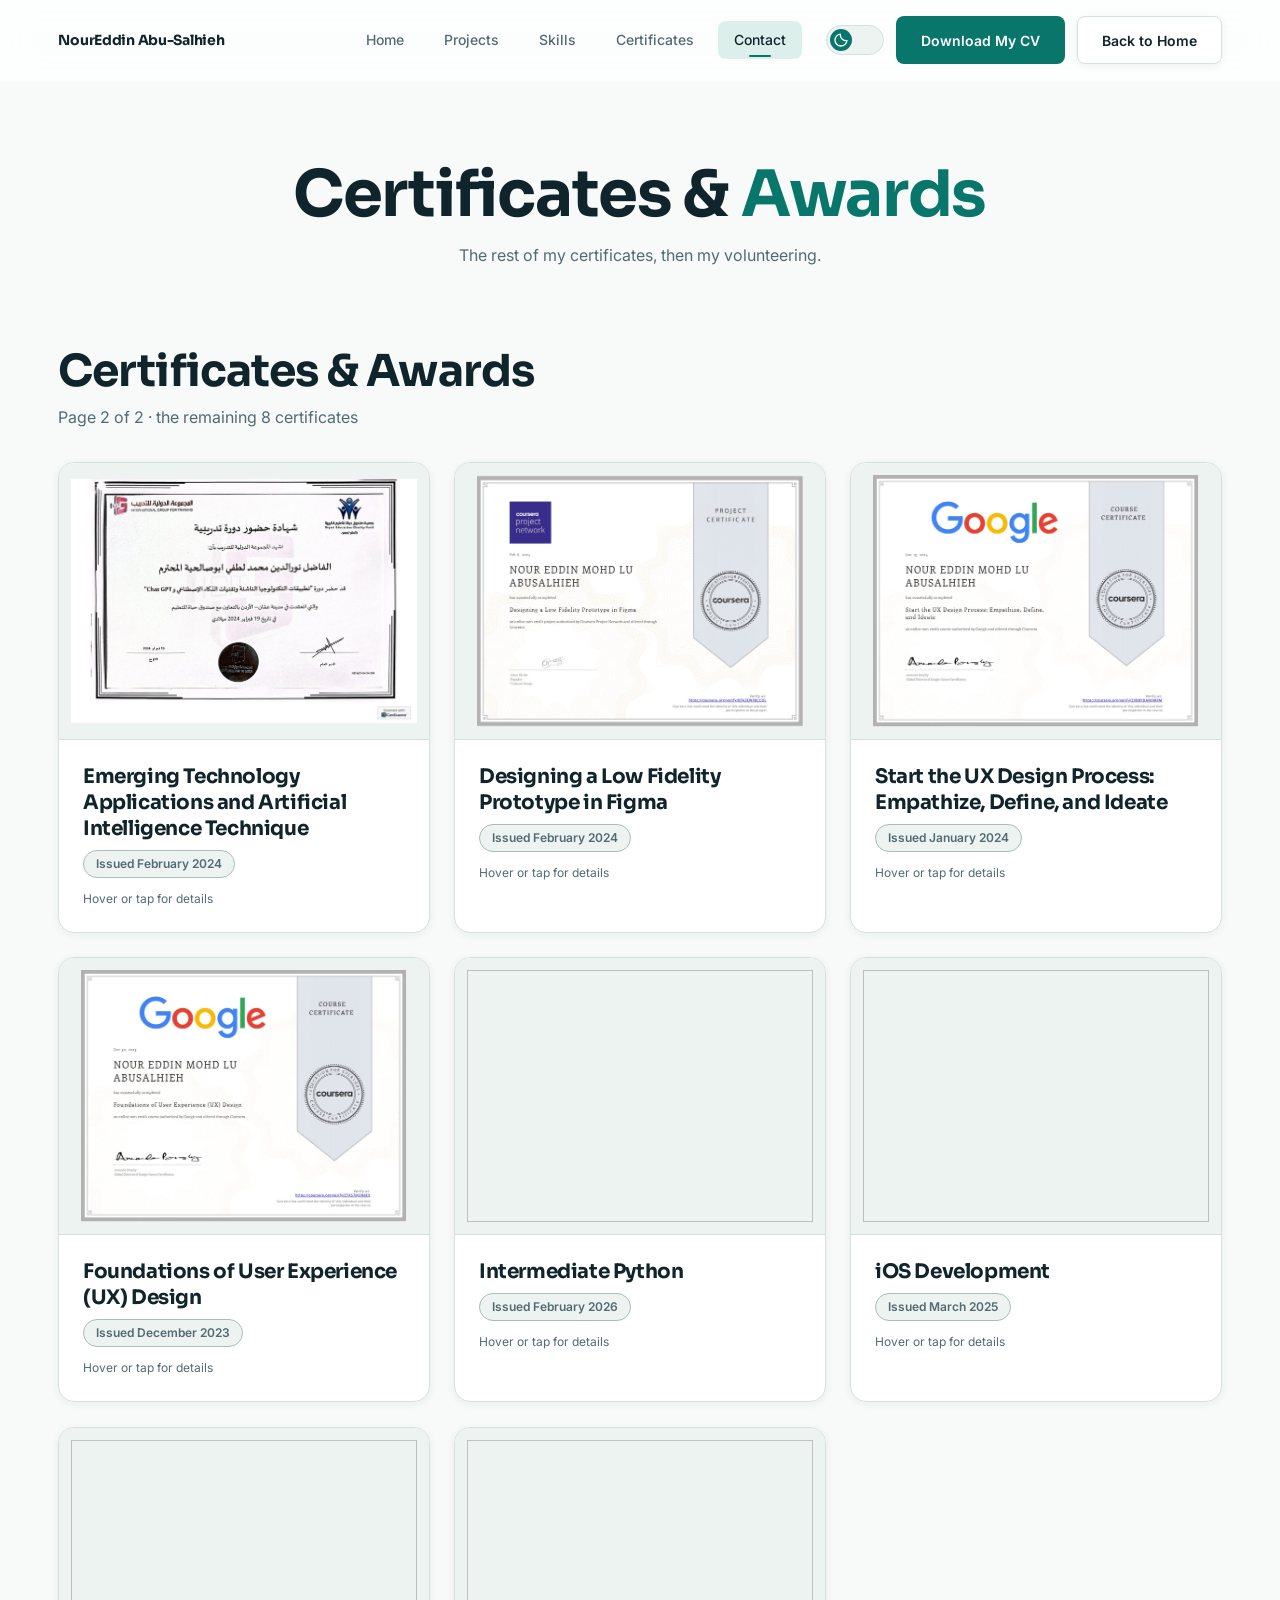
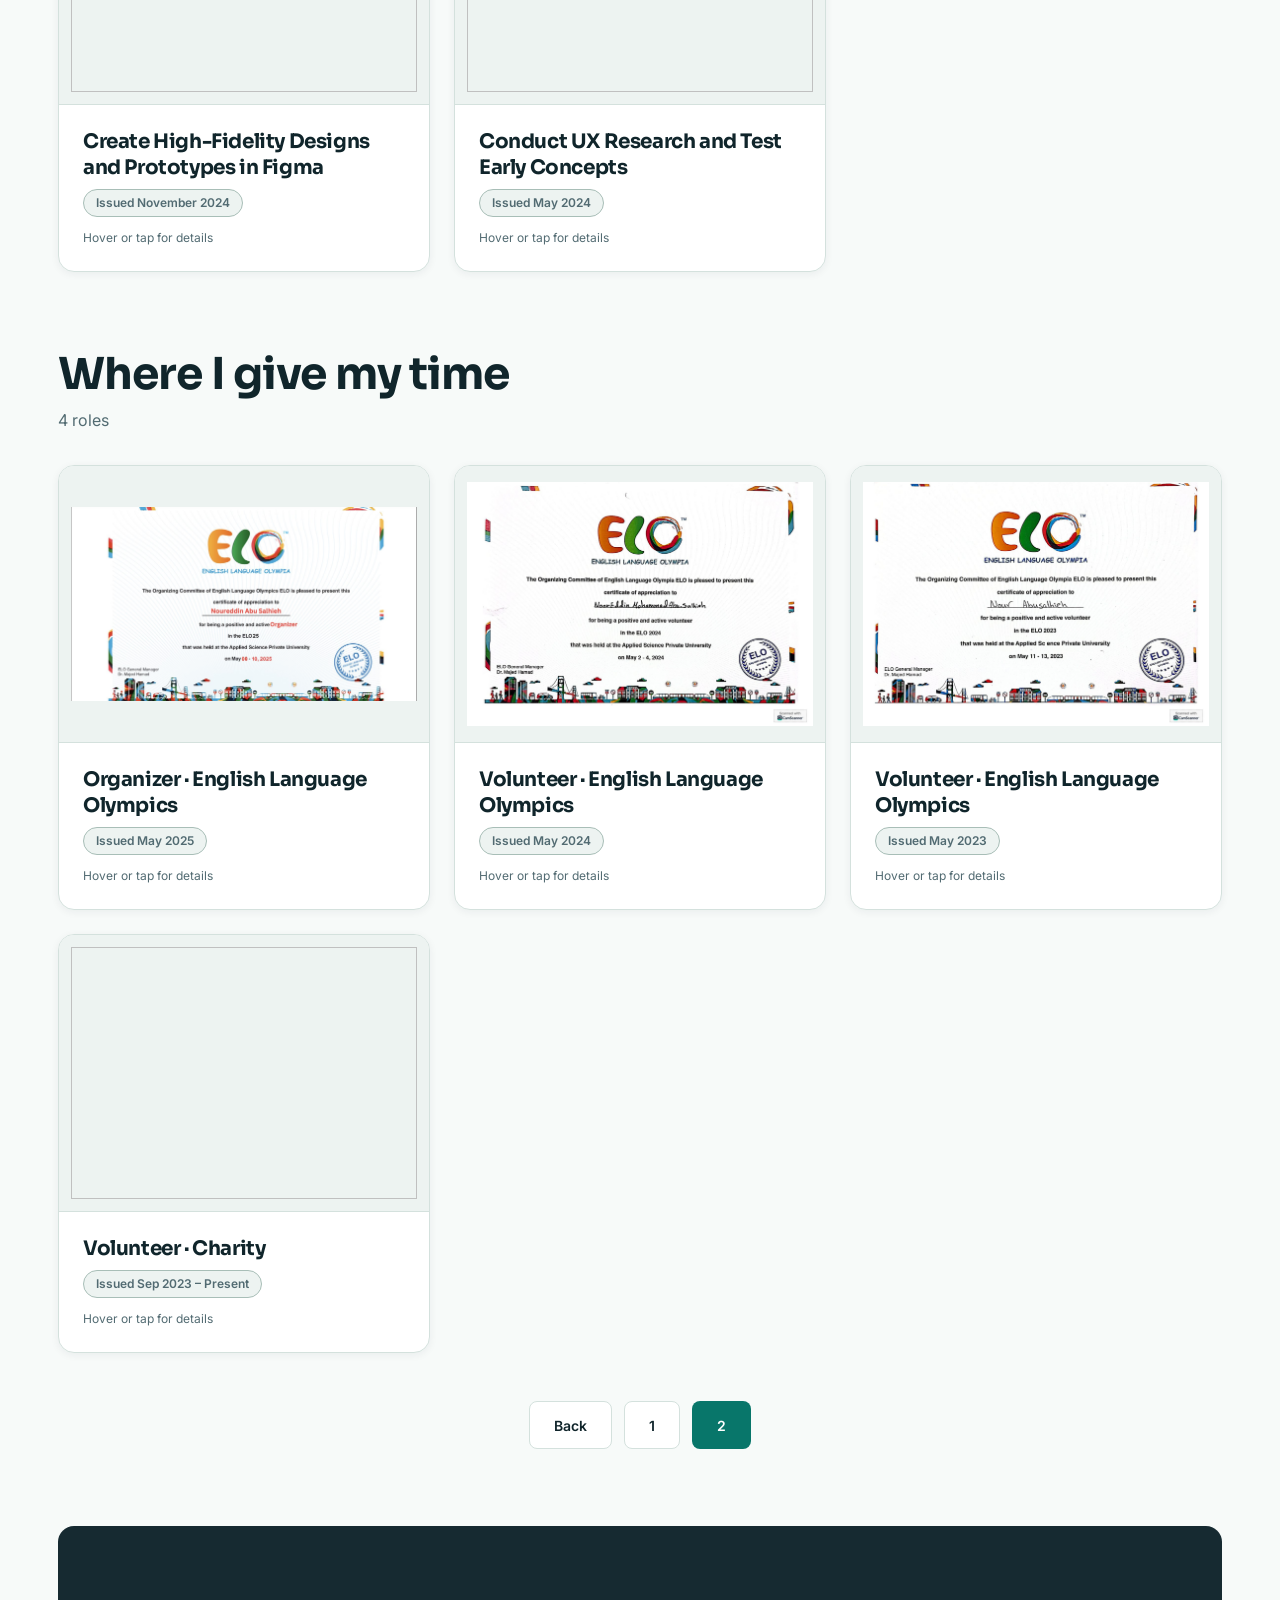
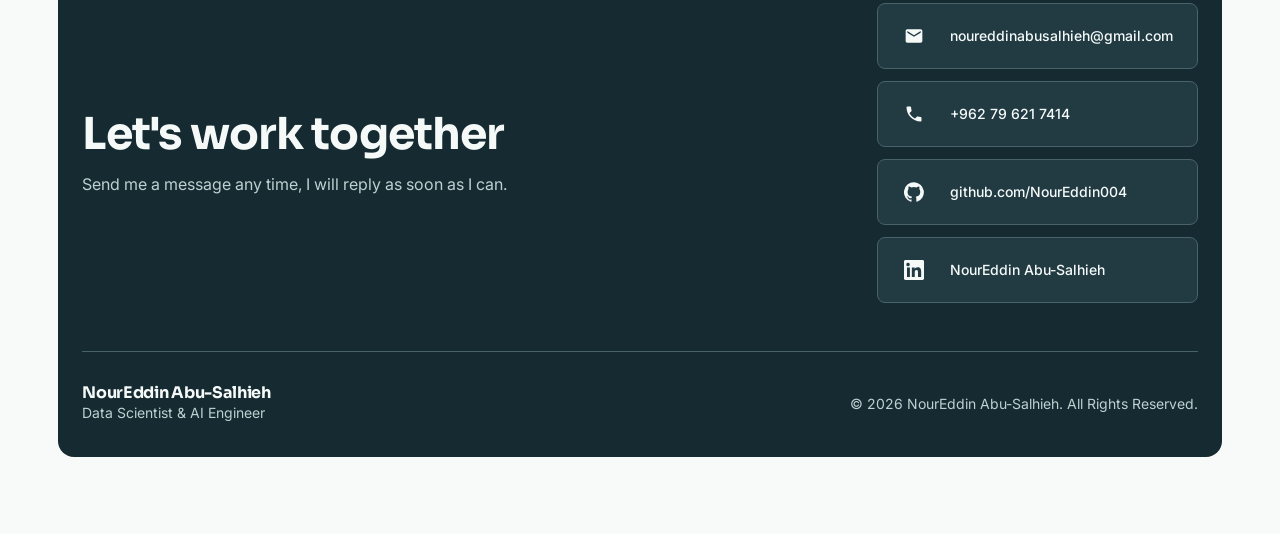
<file: certifications-2.html>
<!DOCTYPE html>
<html lang="en" data-theme="light">

<head>
    <meta charset="UTF-8">
    <meta name="viewport" content="width=device-width, initial-scale=1.0">

    <title>Certifications &#183; Page 2 | NourEddin Abu-Salhieh</title>
    <meta name="description" content="Older certificates and awards of NourEddin Abu-Salhieh.">

    <script>
        (function () {
            try {
                var t = localStorage.getItem("theme");
                if (!t) t = matchMedia("(prefers-color-scheme: dark)").matches ? "dark" : "light";
                document.documentElement.setAttribute("data-theme", t);
            } catch (e) { }
        })();
    </script>

    <link rel="preconnect" href="https://fonts.googleapis.com">
    <link rel="preconnect" href="https://fonts.gstatic.com" crossorigin>
    <link rel="stylesheet"
        href="https://fonts.googleapis.com/css2?family=Inter:wght@400;500;600;700&family=Sora:wght@600;700;800&display=swap">

    <link rel="stylesheet" href="style.css?v=59">
</head>

<body>

    <svg xmlns="http://www.w3.org/2000/svg" style="display:none" aria-hidden="true">
        <symbol id="i-badge" viewBox="0 0 24 24"><circle cx="12" cy="8.5" r="5.8"/><path d="m8.2 13.6-1.3 7.4L12 18.6l5.1 2.4-1.3-7.4"/></symbol>
        <symbol id="i-star" viewBox="0 0 24 24"><path d="m12 2.6 2.9 6 6.6.9-4.8 4.6 1.2 6.6L12 17.6l-5.9 3.1 1.2-6.6-4.8-4.6 6.6-.9z"/></symbol>
        <symbol id="i-arrow-up" viewBox="0 0 24 24"><path d="M12 19V5"/><path d="m5 12 7-7 7 7"/></symbol>
        <symbol id="i-mail" viewBox="0 0 24 24"><path d="M20 4H4c-1.1 0-2 .9-2 2v12c0 1.1.9 2 2 2h16c1.1 0 2-.9 2-2V6c0-1.1-.9-2-2-2zm0 4-8 5-8-5V6l8 5 8-5v2z"/></symbol>
        <symbol id="i-phone" viewBox="0 0 24 24"><path d="M6.6 10.8c1.4 2.8 3.8 5.1 6.6 6.6l2.2-2.2c.3-.3.7-.4 1-.2 1.1.4 2.3.6 3.6.6.6 0 1 .4 1 1V20c0 .6-.4 1-1 1-9.4 0-17-7.6-17-17 0-.6.4-1 1-1h3.5c.6 0 1 .4 1 1 0 1.2.2 2.4.6 3.6.1.3 0 .7-.2 1l-2.3 2.2z"/></symbol>
        <symbol id="i-github" viewBox="0 0 24 24"><path d="M12 .3a12 12 0 0 0-3.8 23.4c.6.1.8-.3.8-.6v-2c-3.3.7-4-1.6-4-1.6-.6-1.4-1.4-1.8-1.4-1.8-1-.7.1-.7.1-.7 1.2.1 1.8 1.2 1.8 1.2 1.1 1.8 2.8 1.3 3.5 1 .1-.8.4-1.3.8-1.6-2.7-.3-5.5-1.3-5.5-5.9 0-1.3.5-2.4 1.2-3.2-.1-.3-.5-1.5.1-3.2 0 0 1-.3 3.3 1.2a11.5 11.5 0 0 1 6 0c2.3-1.5 3.3-1.2 3.3-1.2.6 1.7.2 2.9.1 3.2.8.8 1.2 1.9 1.2 3.2 0 4.6-2.8 5.6-5.5 5.9.4.4.8 1.1.8 2.2v3.3c0 .3.2.7.8.6A12 12 0 0 0 12 .3z"/></symbol>
        <symbol id="i-linkedin" viewBox="0 0 24 24"><path d="M20.4 20.5h-3.6v-5.6c0-1.3 0-3-1.8-3s-2.1 1.4-2.1 2.9v5.7H9.4V9h3.4v1.6h.1c.5-.9 1.6-1.9 3.4-1.9 3.6 0 4.3 2.4 4.3 5.5v6.3zM5.3 7.4a2.1 2.1 0 1 1 0-4.1 2.1 2.1 0 0 1 0 4.1zm1.8 13.1H3.6V9h3.5v11.5zM22.2 0H1.8C.8 0 0 .8 0 1.7v20.6c0 1 .8 1.7 1.8 1.7h20.4c1 0 1.8-.8 1.8-1.7V1.7c0-1-.8-1.7-1.8-1.7z"/></symbol>
    </svg>


    <div class="progress-bar" aria-hidden="true"></div>


    <header class="navbar">
        <div class="nav-inner">

            <a href="index.html#home" class="brand" aria-label="NourEddin Abu-Salhieh, home">
                <span class="brand-text">
                    <span class="brand-name">NourEddin Abu-Salhieh</span>
                </span>
            </a>

            <button type="button" class="nav-toggle" aria-expanded="false" aria-controls="primary-navigation" aria-label="Open menu">
                <span></span><span></span><span></span>
            </button>

            <nav class="nav-links" id="primary-navigation" aria-label="Main">
                <a href="index.html#home">Home</a>
                <a href="index.html#projects">Projects</a>
                <a href="index.html#skills">Skills</a>
                <a href="certifications.html" class="active">Certificates</a>
                <a href="index.html#contact">Contact</a>

                <div class="nav-actions">
                    <div class="nav-theme">
                        <span class="theme-label">Light / dark mode</span>
                        <button type="button" class="theme-switch" aria-pressed="false" aria-label="Switch to dark mode">
                            <span class="theme-knob" aria-hidden="true">
                                <svg class="moon" viewBox="0 0 24 24" fill="none" stroke="currentColor" stroke-width="2" stroke-linecap="round" stroke-linejoin="round" focusable="false">
                                    <path d="M20.9 13A9 9 0 0 1 11 3.1 9 9 0 1 0 20.9 13Z"/>
                                </svg>
                                <svg class="sun" viewBox="0 0 24 24" fill="none" stroke="currentColor" stroke-width="2" stroke-linecap="round" stroke-linejoin="round" focusable="false">
                                    <circle cx="12" cy="12" r="4"/>
                                    <path d="M12 2v2m0 16v2M2 12h2m16 0h2M4.93 4.93l1.42 1.42m11.3 11.3 1.42 1.42M4.93 19.07l1.42-1.42m11.3-11.3 1.42-1.42"/>
                                </svg>
                            </span>
                        </button>
                    </div>
                    <a href="NourEddin-Abu-Salhieh-CV.pdf" class="button primary nav-cv" download>Download My CV</a>
                    <a href="index.html" class="button ghost">Back to Home</a>
                </div>
            </nav>

        </div>
    </header>


    <main class="page">

        <section class="page-head">
            <h1 class="reveal">Certificates &amp; <span class="grad-text">Awards</span></h1>
            <p class="reveal" style="--d:120ms">The rest of my certificates, then my volunteering.</p>
        </section>


        <section class="group">

            <div class="section-head reveal">
                <div>
                    <h2>Certificates &amp; Awards</h2>
                    <p>Page 2 of 2 &#183; the remaining 8 certificates</p>
                </div>
            </div>

            <div class="proj-grid">

        <article class="rev-card card-shell reveal" tabindex="0">
        <div class="rev-well">
          <img src="images/certificates/emerging-tech-ai.jpg" alt="Emerging Technology Applications and Artificial Intelligence Technique" loading="lazy">
        <div class="rev-sleeve">
            <p class="kicker">Emerging Technology Applications and Artificial Intelligence Technique</p>
            <p class="cert-meta">International Group For Training (IGIT)</p>
            <p class="rev-desc">How new technologies and AI techniques are used in real work fields.</p>
            <div class="rev-links">
              <a href="images/certificates/emerging-tech-ai.jpg" target="_blank" rel="noopener">View certificate</a>
            </div>
        </div>
        </div>
          <div class="rev-foot">
            <h3 class="rev-title">Emerging Technology Applications and Artificial Intelligence Technique</h3>
            <div class="rev-badges">
            <span class="project-badge badge-muted">Issued February 2024</span>
            </div>
            <p class="rev-hint">Hover or tap for details</p>
          </div>
        </article>
        <article class="rev-card card-shell reveal" tabindex="0">
        <div class="rev-well">
          <img src="images/certificates/low-fidelity-prototype-figma.jpg" alt="Designing a Low Fidelity Prototype in Figma" loading="lazy">
        <div class="rev-sleeve">
            <p class="kicker">Designing a Low Fidelity Prototype in Figma</p>
            <p class="cert-meta">Coursera Project Network</p>
            <p class="rev-desc">A guided project: building a complete low fidelity prototype in Figma step by step.</p>
            <div class="rev-links">
              <a href="images/certificates/low-fidelity-prototype-figma.jpg" target="_blank" rel="noopener">View certificate</a>
            </div>
        </div>
        </div>
          <div class="rev-foot">
            <h3 class="rev-title">Designing a Low Fidelity Prototype in Figma</h3>
            <div class="rev-badges">
            <span class="project-badge badge-muted">Issued February 2024</span>
            </div>
            <p class="rev-hint">Hover or tap for details</p>
          </div>
        </article>
        <article class="rev-card card-shell reveal" tabindex="0">
        <div class="rev-well">
          <img src="images/certificates/start-the-ux-design-process.jpg" alt="Start the UX Design Process: Empathize, Define, and Ideate" loading="lazy">
        <div class="rev-sleeve">
            <p class="kicker">Start the UX Design Process: Empathize, Define, and Ideate</p>
            <p class="cert-meta">Google &#183; Coursera</p>
            <p class="rev-desc">Understanding the user, defining the real problem and finding design ideas for it.</p>
            <div class="rev-links">
              <a href="images/certificates/start-the-ux-design-process.jpg" target="_blank" rel="noopener">View certificate</a>
            </div>
        </div>
        </div>
          <div class="rev-foot">
            <h3 class="rev-title">Start the UX Design Process: Empathize, Define, and Ideate</h3>
            <div class="rev-badges">
            <span class="project-badge badge-muted">Issued January 2024</span>
            </div>
            <p class="rev-hint">Hover or tap for details</p>
          </div>
        </article>
        <article class="rev-card card-shell reveal" tabindex="0">
        <div class="rev-well">
          <img src="images/certificates/foundations-of-ux-design.jpg" alt="Foundations of User Experience (UX) Design" loading="lazy">
        <div class="rev-sleeve">
            <p class="kicker">Foundations of User Experience (UX) Design</p>
            <p class="cert-meta">Google &#183; Coursera</p>
            <p class="rev-desc">What UX design is: the design process, design thinking and accessible design.</p>
            <div class="rev-links">
              <a href="images/certificates/foundations-of-ux-design.jpg" target="_blank" rel="noopener">View certificate</a>
            </div>
        </div>
        </div>
          <div class="rev-foot">
            <h3 class="rev-title">Foundations of User Experience (UX) Design</h3>
            <div class="rev-badges">
            <span class="project-badge badge-muted">Issued December 2023</span>
            </div>
            <p class="rev-hint">Hover or tap for details</p>
          </div>
        </article>
        <article class="rev-card card-shell reveal" tabindex="0">
        <div class="rev-well">
          <img >
        <div class="rev-sleeve">
            <p class="kicker">Intermediate Python</p>
            <p class="cert-meta">DataCamp</p>
            <p class="rev-desc">Charts with Matplotlib, dictionaries, pandas data frames, logic and loops in Python.</p>
        </div>
        </div>
          <div class="rev-foot">
            <h3 class="rev-title">Intermediate Python</h3>
            <div class="rev-badges">
            <span class="project-badge badge-muted">Issued February 2026</span>
            </div>
            <p class="rev-hint">Hover or tap for details</p>
          </div>
        </article>
        <article class="rev-card card-shell reveal" tabindex="0">
        <div class="rev-well">
          <img >
        <div class="rev-sleeve">
            <p class="kicker">iOS Development</p>
            <p class="cert-meta">Udemy</p>
            <p class="rev-desc">Building an iOS mobile application, from the first screen to a working app.</p>
        </div>
        </div>
          <div class="rev-foot">
            <h3 class="rev-title">iOS Development</h3>
            <div class="rev-badges">
            <span class="project-badge badge-muted">Issued March 2025</span>
            </div>
            <p class="rev-hint">Hover or tap for details</p>
          </div>
        </article>
        <article class="rev-card card-shell reveal" tabindex="0">
        <div class="rev-well">
          <img >
        <div class="rev-sleeve">
            <p class="kicker">Create High-Fidelity Designs and Prototypes in Figma</p>
            <p class="cert-meta">Google &#183; Coursera</p>
            <p class="rev-desc">Turning wireframes into high-fidelity mockups and clickable prototypes in Figma.</p>
        </div>
        </div>
          <div class="rev-foot">
            <h3 class="rev-title">Create High-Fidelity Designs and Prototypes in Figma</h3>
            <div class="rev-badges">
            <span class="project-badge badge-muted">Issued November 2024</span>
            </div>
            <p class="rev-hint">Hover or tap for details</p>
          </div>
        </article>
        <article class="rev-card card-shell reveal" tabindex="0">
        <div class="rev-well">
          <img >
        <div class="rev-sleeve">
            <p class="kicker">Conduct UX Research and Test Early Concepts</p>
            <p class="cert-meta">Google &#183; Coursera</p>
            <p class="rev-desc">Planning UX research, running usability studies and sharing what the users said.</p>
        </div>
        </div>
          <div class="rev-foot">
            <h3 class="rev-title">Conduct UX Research and Test Early Concepts</h3>
            <div class="rev-badges">
            <span class="project-badge badge-muted">Issued May 2024</span>
            </div>
            <p class="rev-hint">Hover or tap for details</p>
          </div>
        </article>

            </div>

        </section>

        <section class="group">

            <div class="section-head reveal">
                <div>
                    <h2>Where I give my time</h2>
                    <p>4 roles</p>
                </div>
            </div>

            <div class="proj-grid">

        <article class="rev-card card-shell reveal" tabindex="0">
        <div class="rev-well">
          <img src="images/certificates/elo-organizer-2025.jpg" alt="Organizer &#183; English Language Olympics" loading="lazy">
        <div class="rev-sleeve">
            <p class="kicker">Organizer &#183; English Language Olympics</p>
            <p class="cert-meta">Examination &amp; Judging Halls Team Manager</p>
            <p class="rev-desc">Managed the examination and judging hall teams, and the uploading of the contestants answers.</p>
            <div class="rev-links">
              <a href="images/certificates/elo-organizer-2025.jpg" target="_blank" rel="noopener">View certificate</a>
            </div>
        </div>
        </div>
          <div class="rev-foot">
            <h3 class="rev-title">Organizer &#183; English Language Olympics</h3>
            <div class="rev-badges">
            <span class="project-badge badge-muted">Issued May 2025</span>
            </div>
            <p class="rev-hint">Hover or tap for details</p>
          </div>
        </article>
        <article class="rev-card card-shell reveal" tabindex="0">
        <div class="rev-well">
          <img src="images/certificates/elo-2024.jpg" alt="Volunteer &#183; English Language Olympics" loading="lazy">
        <div class="rev-sleeve">
            <p class="kicker">Volunteer &#183; English Language Olympics</p>
            <p class="cert-meta">Examination Hall Manager</p>
            <p class="rev-desc">Ran an examination hall and uploaded the contestants answers to the system.</p>
            <div class="rev-links">
              <a href="images/certificates/elo-2024.jpg" target="_blank" rel="noopener">View certificate</a>
            </div>
        </div>
        </div>
          <div class="rev-foot">
            <h3 class="rev-title">Volunteer &#183; English Language Olympics</h3>
            <div class="rev-badges">
            <span class="project-badge badge-muted">Issued May 2024</span>
            </div>
            <p class="rev-hint">Hover or tap for details</p>
          </div>
        </article>
        <article class="rev-card card-shell reveal" tabindex="0">
        <div class="rev-well">
          <img src="images/certificates/elo-2023.jpg" alt="Volunteer &#183; English Language Olympics" loading="lazy">
        <div class="rev-sleeve">
            <p class="kicker">Volunteer &#183; English Language Olympics</p>
            <p class="cert-meta">Judging Hall Manager</p>
            <p class="rev-desc">Organised the teams presentations to the judges and prepared meals for the contestants.</p>
            <div class="rev-links">
              <a href="images/certificates/elo-2023.jpg" target="_blank" rel="noopener">View certificate</a>
            </div>
        </div>
        </div>
          <div class="rev-foot">
            <h3 class="rev-title">Volunteer &#183; English Language Olympics</h3>
            <div class="rev-badges">
            <span class="project-badge badge-muted">Issued May 2023</span>
            </div>
            <p class="rev-hint">Hover or tap for details</p>
          </div>
        </article>
        <article class="rev-card card-shell reveal" tabindex="0">
        <div class="rev-well">
          <img >
        <div class="rev-sleeve">
            <p class="kicker">Volunteer &#183; Charity</p>
            <p class="cert-meta">Ongoing</p>
            <p class="rev-desc">Preparing charitable packages and distributing meals to those in need.</p>
        </div>
        </div>
          <div class="rev-foot">
            <h3 class="rev-title">Volunteer &#183; Charity</h3>
            <div class="rev-badges">
            <span class="project-badge badge-muted">Issued Sep 2023 &#8211; Present</span>
            </div>
            <p class="rev-hint">Hover or tap for details</p>
          </div>
        </article>

            </div>

        </section>

            <div class="pagination">
                <a href="certifications.html">Back</a>
                <a href="certifications.html">1</a>
                <a href="certifications-2.html" class="active">2</a>
            </div>


        <footer class="footer" id="contact">

            <div class="footer-top">

                <div class="footer-head reveal left">
                    <h2>Let's work together</h2>
                    <p class="footer-line">Send me a message any time, I will reply as soon as I can.</p>
                </div>

                <div class="contact-list">

                    <a class="contact-item reveal right" href="mailto:noureddinabusalhieh@gmail.com">
                        <span class="contact-icon"><svg viewBox="0 0 24 24" aria-hidden="true"><use href="#i-mail"></use></svg></span>
                        <span class="contact-value">noureddinabusalhieh@gmail.com</span>
                    </a>

                    <a class="contact-item reveal right" href="tel:+962796217414">
                        <span class="contact-icon"><svg viewBox="0 0 24 24" aria-hidden="true"><use href="#i-phone"></use></svg></span>
                        <span class="contact-value">+962 79 621 7414</span>
                    </a>

                    <a class="contact-item reveal right" href="https://github.com/NourEddin004" target="_blank" rel="noopener">
                        <span class="contact-icon"><svg viewBox="0 0 24 24" aria-hidden="true"><use href="#i-github"></use></svg></span>
                        <span class="contact-value">github.com/NourEddin004</span>
                    </a>

                    <a class="contact-item reveal right" href="https://www.linkedin.com/in/noureddin-abu-salhieh-1135342aa/" target="_blank" rel="noopener">
                        <span class="contact-icon"><svg viewBox="0 0 24 24" aria-hidden="true"><use href="#i-linkedin"></use></svg></span>
                        <span class="contact-value">NourEddin Abu-Salhieh</span>
                    </a>

                </div>

            </div>

            <div class="footer-bar">
                <div class="footer-profile">
                    <div>
                        <h3>NourEddin Abu-Salhieh</h3>
                        <p>Data Scientist &amp; AI Engineer</p>
                    </div>
                </div>

                <p class="copyright">&copy; 2026 NourEddin Abu-Salhieh. All Rights Reserved.</p>
            </div>

        </footer>

    </main>


    <button type="button" class="to-top" aria-label="Back to top">
        <svg viewBox="0 0 24 24" aria-hidden="true"><use href="#i-arrow-up"></use></svg>
    </button>

    <script src="main.js?v=34"></script>

</body>

</html>
</file>
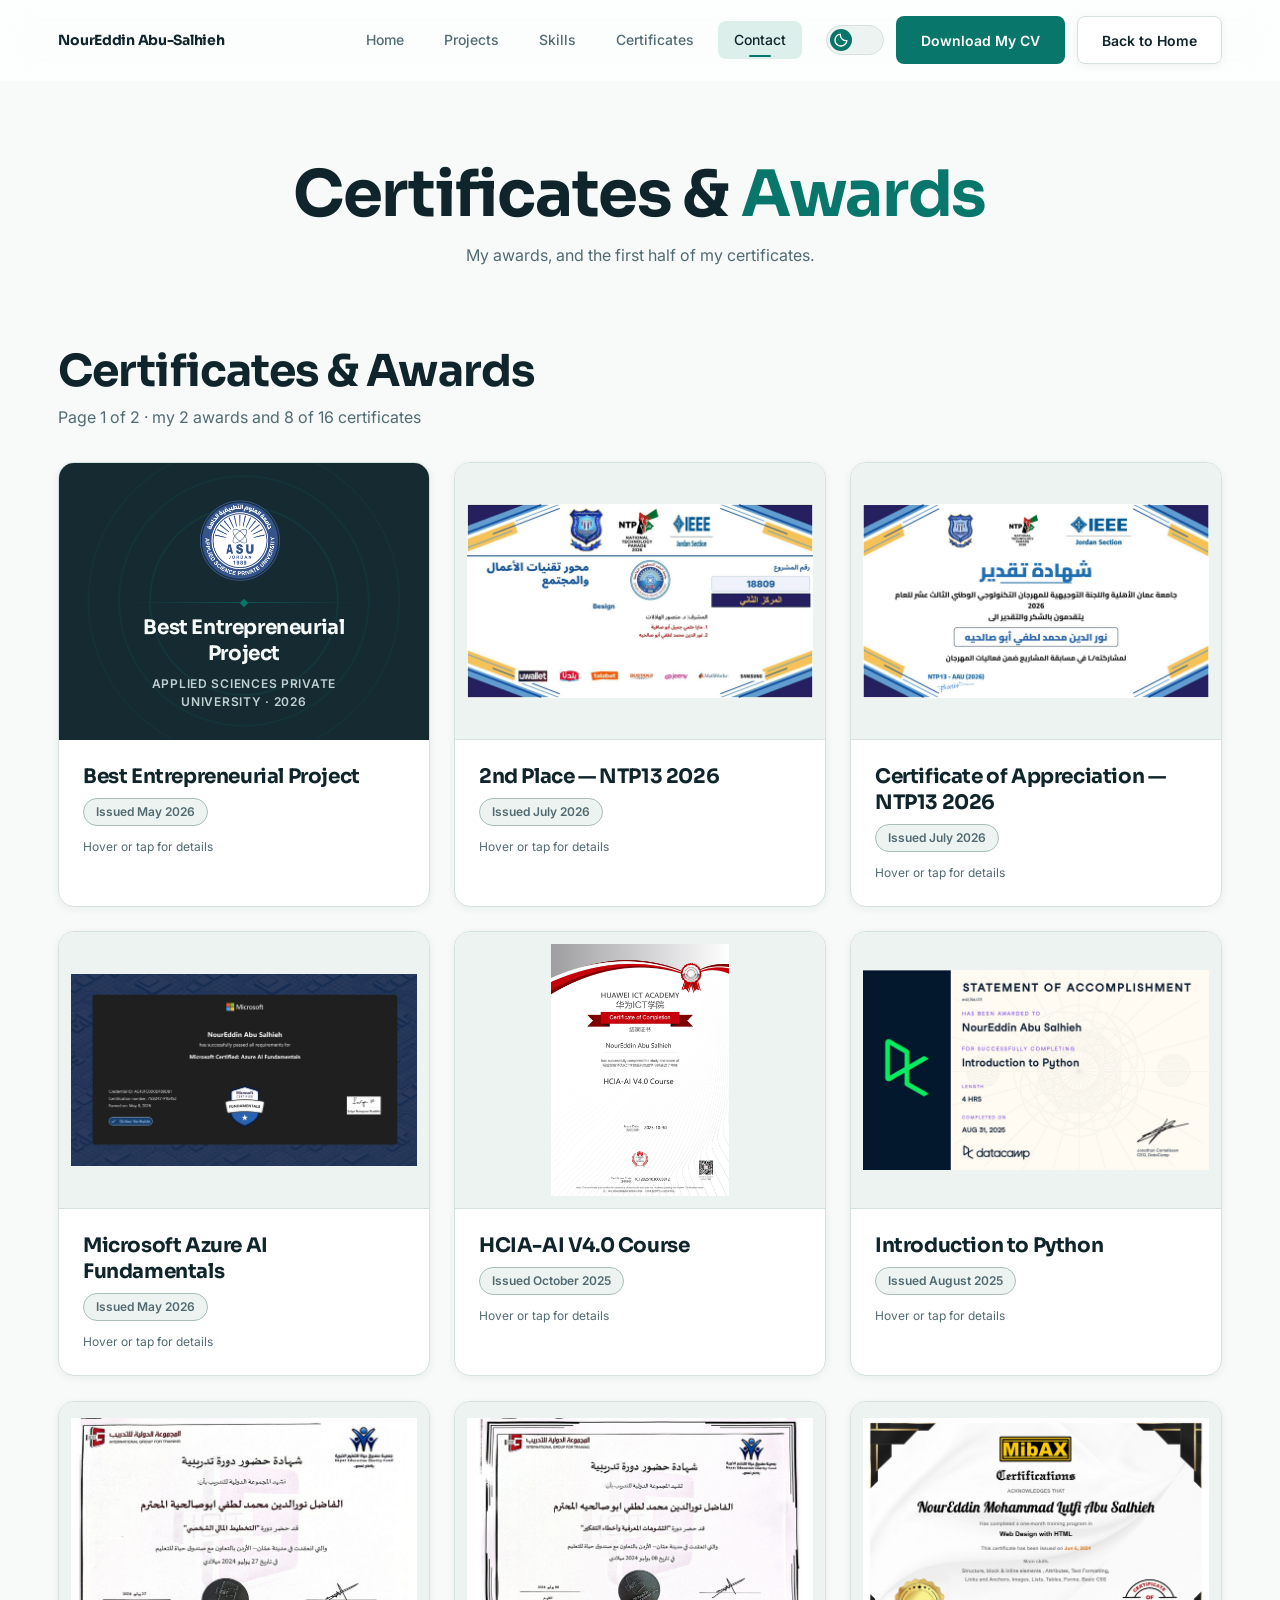
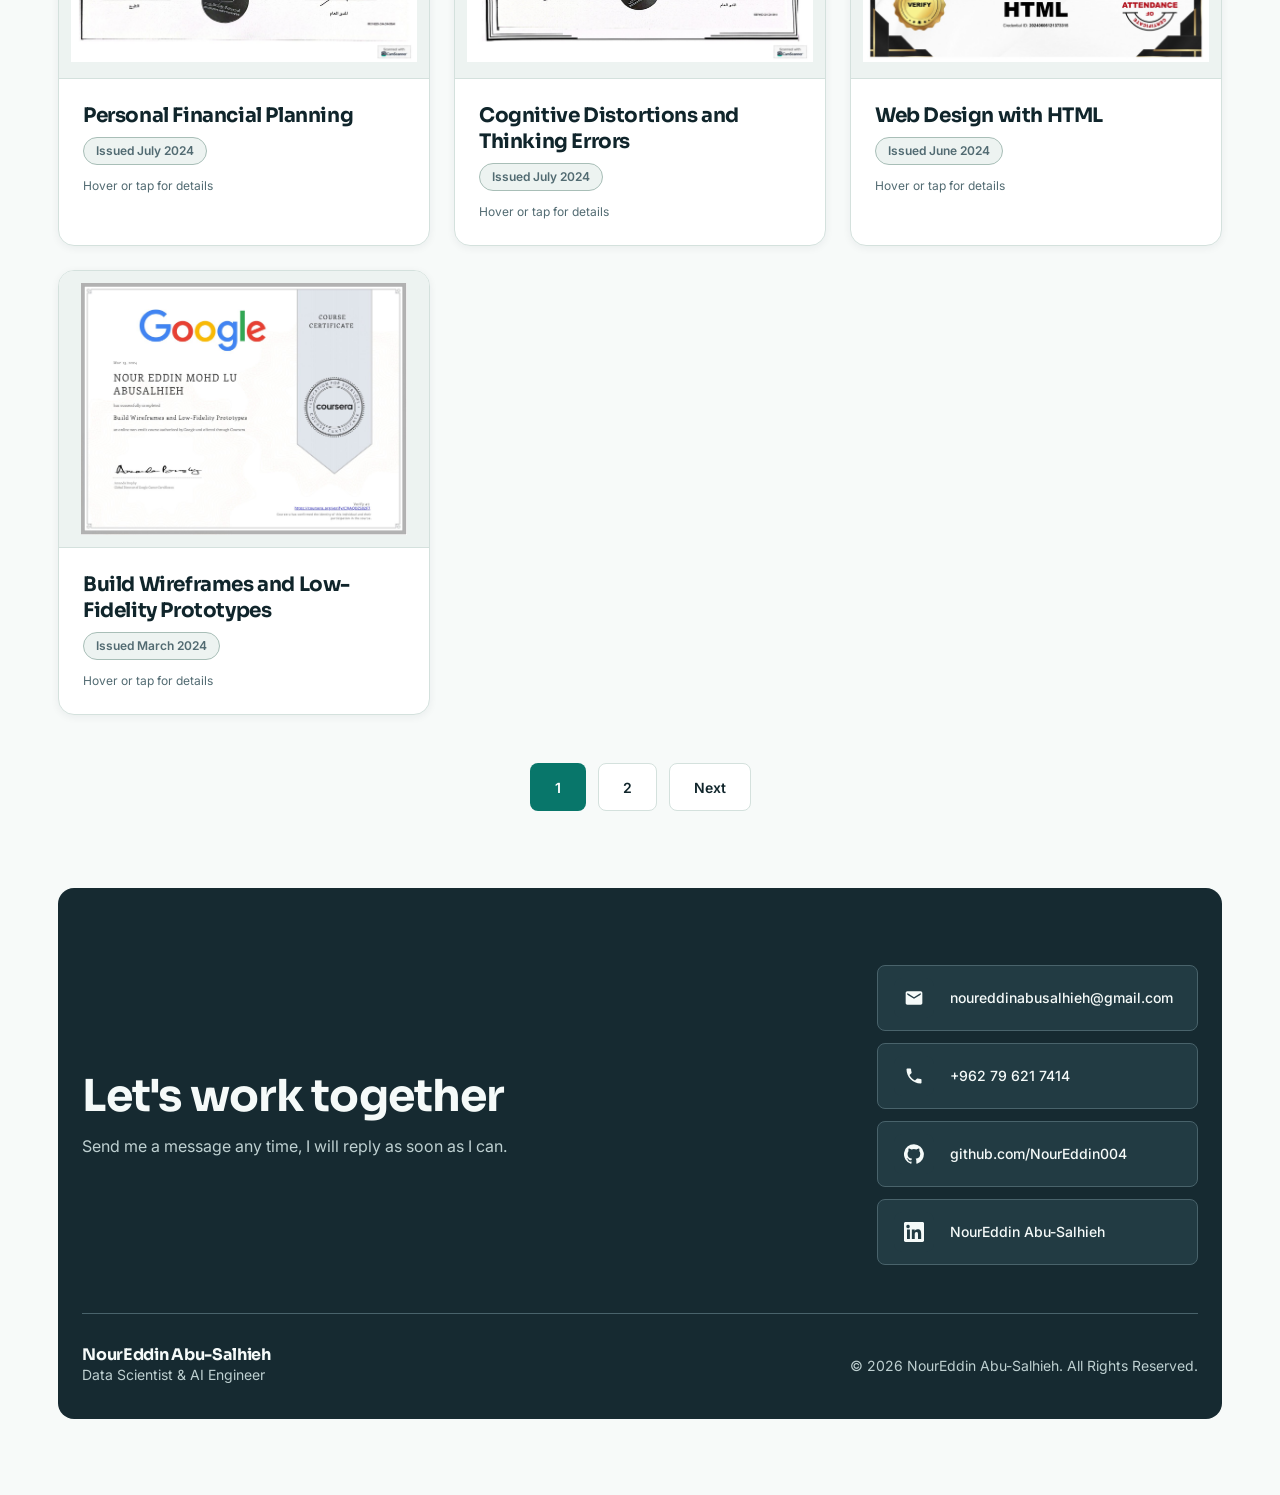
<file: certifications.html>
<!DOCTYPE html>
<html lang="en" data-theme="light">

<head>
    <meta charset="UTF-8">
    <meta name="viewport" content="width=device-width, initial-scale=1.0">

    <title>Certifications | NourEddin Abu-Salhieh</title>
    <meta name="description" content="Volunteering roles, certificates and awards of NourEddin Abu-Salhieh.">

    <script>
        (function () {
            try {
                var t = localStorage.getItem("theme");
                if (!t) t = matchMedia("(prefers-color-scheme: dark)").matches ? "dark" : "light";
                document.documentElement.setAttribute("data-theme", t);
            } catch (e) { }
        })();
    </script>

    <link rel="preconnect" href="https://fonts.googleapis.com">
    <link rel="preconnect" href="https://fonts.gstatic.com" crossorigin>
    <link rel="stylesheet"
        href="https://fonts.googleapis.com/css2?family=Inter:wght@400;500;600;700&family=Sora:wght@600;700;800&display=swap">

    <link rel="stylesheet" href="style.css?v=59">
</head>

<body>

    <svg xmlns="http://www.w3.org/2000/svg" style="display:none" aria-hidden="true">
        <symbol id="i-badge" viewBox="0 0 24 24"><circle cx="12" cy="8.5" r="5.8"/><path d="m8.2 13.6-1.3 7.4L12 18.6l5.1 2.4-1.3-7.4"/></symbol>
        <symbol id="i-heart" viewBox="0 0 24 24"><path d="M20.8 4.9a5.4 5.4 0 0 0-7.7 0L12 6l-1.1-1.1a5.4 5.4 0 1 0-7.7 7.7L12 21.4l8.8-8.8a5.4 5.4 0 0 0 0-7.7z"/></symbol>
        <symbol id="i-arrow-up" viewBox="0 0 24 24"><path d="M12 19V5"/><path d="m5 12 7-7 7 7"/></symbol>
        <symbol id="i-mail" viewBox="0 0 24 24"><path d="M20 4H4c-1.1 0-2 .9-2 2v12c0 1.1.9 2 2 2h16c1.1 0 2-.9 2-2V6c0-1.1-.9-2-2-2zm0 4-8 5-8-5V6l8 5 8-5v2z"/></symbol>
        <symbol id="i-phone" viewBox="0 0 24 24"><path d="M6.6 10.8c1.4 2.8 3.8 5.1 6.6 6.6l2.2-2.2c.3-.3.7-.4 1-.2 1.1.4 2.3.6 3.6.6.6 0 1 .4 1 1V20c0 .6-.4 1-1 1-9.4 0-17-7.6-17-17 0-.6.4-1 1-1h3.5c.6 0 1 .4 1 1 0 1.2.2 2.4.6 3.6.1.3 0 .7-.2 1l-2.3 2.2z"/></symbol>
        <symbol id="i-github" viewBox="0 0 24 24"><path d="M12 .3a12 12 0 0 0-3.8 23.4c.6.1.8-.3.8-.6v-2c-3.3.7-4-1.6-4-1.6-.6-1.4-1.4-1.8-1.4-1.8-1-.7.1-.7.1-.7 1.2.1 1.8 1.2 1.8 1.2 1.1 1.8 2.8 1.3 3.5 1 .1-.8.4-1.3.8-1.6-2.7-.3-5.5-1.3-5.5-5.9 0-1.3.5-2.4 1.2-3.2-.1-.3-.5-1.5.1-3.2 0 0 1-.3 3.3 1.2a11.5 11.5 0 0 1 6 0c2.3-1.5 3.3-1.2 3.3-1.2.6 1.7.2 2.9.1 3.2.8.8 1.2 1.9 1.2 3.2 0 4.6-2.8 5.6-5.5 5.9.4.4.8 1.1.8 2.2v3.3c0 .3.2.7.8.6A12 12 0 0 0 12 .3z"/></symbol>
        <symbol id="i-linkedin" viewBox="0 0 24 24"><path d="M20.4 20.5h-3.6v-5.6c0-1.3 0-3-1.8-3s-2.1 1.4-2.1 2.9v5.7H9.4V9h3.4v1.6h.1c.5-.9 1.6-1.9 3.4-1.9 3.6 0 4.3 2.4 4.3 5.5v6.3zM5.3 7.4a2.1 2.1 0 1 1 0-4.1 2.1 2.1 0 0 1 0 4.1zm1.8 13.1H3.6V9h3.5v11.5zM22.2 0H1.8C.8 0 0 .8 0 1.7v20.6c0 1 .8 1.7 1.8 1.7h20.4c1 0 1.8-.8 1.8-1.7V1.7c0-1-.8-1.7-1.8-1.7z"/></symbol>
    </svg>


    <div class="progress-bar" aria-hidden="true"></div>


    <header class="navbar">
        <div class="nav-inner">

            <a href="index.html#home" class="brand" aria-label="NourEddin Abu-Salhieh, home">
                <span class="brand-text">
                    <span class="brand-name">NourEddin Abu-Salhieh</span>
                </span>
            </a>

            <button type="button" class="nav-toggle" aria-expanded="false" aria-controls="primary-navigation" aria-label="Open menu">
                <span></span><span></span><span></span>
            </button>

            <nav class="nav-links" id="primary-navigation" aria-label="Main">
                <a href="index.html#home">Home</a>
                <a href="index.html#projects">Projects</a>
                <a href="index.html#skills">Skills</a>
                <a href="certifications.html" class="active">Certificates</a>
                <a href="index.html#contact">Contact</a>

                <div class="nav-actions">
                    <div class="nav-theme">
                        <span class="theme-label">Light / dark mode</span>
                        <button type="button" class="theme-switch" aria-pressed="false" aria-label="Switch to dark mode">
                            <span class="theme-knob" aria-hidden="true">
                                <svg class="moon" viewBox="0 0 24 24" fill="none" stroke="currentColor" stroke-width="2" stroke-linecap="round" stroke-linejoin="round" focusable="false">
                                    <path d="M20.9 13A9 9 0 0 1 11 3.1 9 9 0 1 0 20.9 13Z"/>
                                </svg>
                                <svg class="sun" viewBox="0 0 24 24" fill="none" stroke="currentColor" stroke-width="2" stroke-linecap="round" stroke-linejoin="round" focusable="false">
                                    <circle cx="12" cy="12" r="4"/>
                                    <path d="M12 2v2m0 16v2M2 12h2m16 0h2M4.93 4.93l1.42 1.42m11.3 11.3 1.42 1.42M4.93 19.07l1.42-1.42m11.3-11.3 1.42-1.42"/>
                                </svg>
                            </span>
                        </button>
                    </div>
                    <a href="NourEddin-Abu-Salhieh-CV.pdf" class="button primary nav-cv" download>Download My CV</a>
                    <a href="index.html" class="button ghost">Back to Home</a>
                </div>
            </nav>

        </div>
    </header>


    <main class="page">

        <section class="page-head">
            <h1 class="reveal">Certificates &amp; <span class="grad-text">Awards</span></h1>
            <p class="reveal" style="--d:120ms">My awards, and the first half of my certificates.</p>
        </section>


        <section class="group">

            <div class="section-head reveal">
                <div>
                    <h2>Certificates &amp; Awards</h2>
                    <p>Page 1 of 2 &#183; my 2 awards and 8 of 16 certificates</p>
                </div>
            </div>

            <div class="proj-grid">

        <article class="rev-card rev-card--award card-shell reveal" tabindex="0">
        <div class="rev-well award-seal">
          <span class="seal-rings" aria-hidden="true"></span>
          <img class="seal-crest" src="images/logos/asu-logo.png"
               alt="Applied Sciences Private University" width="120" height="120" loading="lazy">
          <span class="seal-rule" aria-hidden="true"></span>
          <p class="seal-title">Best Entrepreneurial Project</p>
          <p class="seal-meta">Applied Sciences Private University &#183; 2026</p>
        <div class="rev-sleeve">
            <p class="kicker">Best Entrepreneurial Project</p>
            <p class="cert-meta">Besign &#183; Applied Sciences Private University</p>
            <p class="rev-desc">Chosen as the best entrepreneurial project over more than 100 projects at the university.</p>
        </div>
        </div>
          <div class="rev-foot">
            <h3 class="rev-title">Best Entrepreneurial Project</h3>
            <div class="rev-badges">
            <span class="project-badge badge-muted">Issued May 2026</span>
            </div>
            <p class="rev-hint">Hover or tap for details</p>
          </div>
        </article>
        <article class="rev-card card-shell reveal" tabindex="0">
        <div class="rev-well">
          <img src="images/certificates/ntp13-2nd-place.jpg" alt="2nd Place &#8212; NTP13 2026" loading="lazy">
        <div class="rev-sleeve">
            <p class="kicker">2nd Place &#8212; NTP13 2026</p>
            <p class="cert-meta">13th National Technology Parade &#183; Business &amp; Social Technologies</p>
            <p class="rev-desc">Second place across Jordan in the Business and Social Technologies category, for Besign.</p>
            <div class="rev-links">
              <a href="images/certificates/ntp13-2nd-place.jpg" target="_blank" rel="noopener">View certificate</a>
            </div>
        </div>
        </div>
          <div class="rev-foot">
            <h3 class="rev-title">2nd Place &#8212; NTP13 2026</h3>
            <div class="rev-badges">
            <span class="project-badge badge-muted">Issued July 2026</span>
            </div>
            <p class="rev-hint">Hover or tap for details</p>
          </div>
        </article>
        <article class="rev-card card-shell reveal" tabindex="0">
        <div class="rev-well">
          <img src="images/certificates/ntp13-appreciation.jpg" alt="Certificate of Appreciation &#8212; NTP13 2026" loading="lazy">
        <div class="rev-sleeve">
            <p class="kicker">Certificate of Appreciation &#8212; NTP13 2026</p>
            <p class="cert-meta">Al-Ahliyya Amman University &#183; IEEE Jordan Section</p>
            <p class="rev-desc">Recognition from the 13th National Technology Parade steering committee for taking part in the projects competition, where Besign placed second.</p>
            <div class="rev-links">
              <a href="images/certificates/ntp13-appreciation.jpg" target="_blank" rel="noopener">View certificate</a>
            </div>
        </div>
        </div>
          <div class="rev-foot">
            <h3 class="rev-title">Certificate of Appreciation &#8212; NTP13 2026</h3>
            <div class="rev-badges">
            <span class="project-badge badge-muted">Issued July 2026</span>
            </div>
            <p class="rev-hint">Hover or tap for details</p>
          </div>
        </article>
        <article class="rev-card card-shell reveal" tabindex="0">
        <div class="rev-well">
          <img src="images/certificates/azure-ai-fundamentals.jpg" alt="Microsoft Azure AI Fundamentals" loading="lazy">
        <div class="rev-sleeve">
            <p class="kicker">Microsoft Azure AI Fundamentals</p>
            <p class="cert-meta">Microsoft &#183; AI-900</p>
            <p class="rev-desc">The core ideas of AI and machine learning, and how to use them with the Azure AI services.</p>
            <div class="rev-links">
              <a href="images/certificates/azure-ai-fundamentals.jpg" target="_blank" rel="noopener">View certificate</a>
            </div>
        </div>
        </div>
          <div class="rev-foot">
            <h3 class="rev-title">Microsoft Azure AI Fundamentals</h3>
            <div class="rev-badges">
            <span class="project-badge badge-muted">Issued May 2026</span>
            </div>
            <p class="rev-hint">Hover or tap for details</p>
          </div>
        </article>
        <article class="rev-card card-shell reveal" tabindex="0">
        <div class="rev-well">
          <img src="images/certificates/hcia-ai-v4.jpg" alt="HCIA-AI V4.0 Course" loading="lazy">
        <div class="rev-sleeve">
            <p class="kicker">HCIA-AI V4.0 Course</p>
            <p class="cert-meta">Huawei ICT Academy</p>
            <p class="rev-desc">An overview of AI, machine learning, deep learning and the MindSpore framework.</p>
            <div class="rev-links">
              <a href="images/certificates/hcia-ai-v4.jpg" target="_blank" rel="noopener">View certificate</a>
            </div>
        </div>
        </div>
          <div class="rev-foot">
            <h3 class="rev-title">HCIA-AI V4.0 Course</h3>
            <div class="rev-badges">
            <span class="project-badge badge-muted">Issued October 2025</span>
            </div>
            <p class="rev-hint">Hover or tap for details</p>
          </div>
        </article>
        <article class="rev-card card-shell reveal" tabindex="0">
        <div class="rev-well">
          <img src="images/certificates/introduction-to-python.jpg" alt="Introduction to Python" loading="lazy">
        <div class="rev-sleeve">
            <p class="kicker">Introduction to Python</p>
            <p class="cert-meta">DataCamp</p>
            <p class="rev-desc">The basics of Python: variables, lists, functions, packages and NumPy arrays.</p>
            <div class="rev-links">
              <a href="images/certificates/introduction-to-python.jpg" target="_blank" rel="noopener">View certificate</a>
            </div>
        </div>
        </div>
          <div class="rev-foot">
            <h3 class="rev-title">Introduction to Python</h3>
            <div class="rev-badges">
            <span class="project-badge badge-muted">Issued August 2025</span>
            </div>
            <p class="rev-hint">Hover or tap for details</p>
          </div>
        </article>
        <article class="rev-card card-shell reveal" tabindex="0">
        <div class="rev-well">
          <img src="images/certificates/personal-financial-planning.jpg" alt="Personal Financial Planning" loading="lazy">
        <div class="rev-sleeve">
            <p class="kicker">Personal Financial Planning</p>
            <p class="cert-meta">International Group For Training (IGIT)</p>
            <p class="rev-desc">Budgeting, saving and planning personal money for the short and the long term.</p>
            <div class="rev-links">
              <a href="images/certificates/personal-financial-planning.jpg" target="_blank" rel="noopener">View certificate</a>
            </div>
        </div>
        </div>
          <div class="rev-foot">
            <h3 class="rev-title">Personal Financial Planning</h3>
            <div class="rev-badges">
            <span class="project-badge badge-muted">Issued July 2024</span>
            </div>
            <p class="rev-hint">Hover or tap for details</p>
          </div>
        </article>
        <article class="rev-card card-shell reveal" tabindex="0">
        <div class="rev-well">
          <img src="images/certificates/cognitive-distortions.jpg" alt="Cognitive Distortions and Thinking Errors" loading="lazy">
        <div class="rev-sleeve">
            <p class="kicker">Cognitive Distortions and Thinking Errors</p>
            <p class="cert-meta">International Group For Training (IGIT)</p>
            <p class="rev-desc">The common thinking errors people make and how they change our decisions.</p>
            <div class="rev-links">
              <a href="images/certificates/cognitive-distortions.jpg" target="_blank" rel="noopener">View certificate</a>
            </div>
        </div>
        </div>
          <div class="rev-foot">
            <h3 class="rev-title">Cognitive Distortions and Thinking Errors</h3>
            <div class="rev-badges">
            <span class="project-badge badge-muted">Issued July 2024</span>
            </div>
            <p class="rev-hint">Hover or tap for details</p>
          </div>
        </article>
        <article class="rev-card card-shell reveal" tabindex="0">
        <div class="rev-well">
          <img src="images/certificates/web-design-with-html.jpg" alt="Web Design with HTML" loading="lazy">
        <div class="rev-sleeve">
            <p class="kicker">Web Design with HTML</p>
            <p class="cert-meta">Mibax</p>
            <p class="rev-desc">A one month program: HTML structure, links, images, lists, tables, forms and basic CSS.</p>
            <div class="rev-links">
              <a href="images/certificates/web-design-with-html.jpg" target="_blank" rel="noopener">View certificate</a>
            </div>
        </div>
        </div>
          <div class="rev-foot">
            <h3 class="rev-title">Web Design with HTML</h3>
            <div class="rev-badges">
            <span class="project-badge badge-muted">Issued June 2024</span>
            </div>
            <p class="rev-hint">Hover or tap for details</p>
          </div>
        </article>
        <article class="rev-card card-shell reveal" tabindex="0">
        <div class="rev-well">
          <img src="images/certificates/build-wireframes-prototypes.jpg" alt="Build Wireframes and Low-Fidelity Prototypes" loading="lazy">
        <div class="rev-sleeve">
            <p class="kicker">Build Wireframes and Low-Fidelity Prototypes</p>
            <p class="cert-meta">Google &#183; Coursera</p>
            <p class="rev-desc">Turning an idea into paper wireframes, digital wireframes and a low-fidelity prototype.</p>
            <div class="rev-links">
              <a href="images/certificates/build-wireframes-prototypes.jpg" target="_blank" rel="noopener">View certificate</a>
            </div>
        </div>
        </div>
          <div class="rev-foot">
            <h3 class="rev-title">Build Wireframes and Low-Fidelity Prototypes</h3>
            <div class="rev-badges">
            <span class="project-badge badge-muted">Issued March 2024</span>
            </div>
            <p class="rev-hint">Hover or tap for details</p>
          </div>
        </article>


            </div>

        </section>

            <div class="pagination">
                <a href="certifications.html" class="active">1</a>
                <a href="certifications-2.html">2</a>
                <a href="certifications-2.html">Next</a>
            </div>


        <footer class="footer" id="contact">

            <div class="footer-top">

                <div class="footer-head reveal left">
                    <h2>Let's work together</h2>
                    <p class="footer-line">Send me a message any time, I will reply as soon as I can.</p>
                </div>

                <div class="contact-list">

                    <a class="contact-item reveal right" href="mailto:noureddinabusalhieh@gmail.com">
                        <span class="contact-icon"><svg viewBox="0 0 24 24" aria-hidden="true"><use href="#i-mail"></use></svg></span>
                        <span class="contact-value">noureddinabusalhieh@gmail.com</span>
                    </a>

                    <a class="contact-item reveal right" href="tel:+962796217414">
                        <span class="contact-icon"><svg viewBox="0 0 24 24" aria-hidden="true"><use href="#i-phone"></use></svg></span>
                        <span class="contact-value">+962 79 621 7414</span>
                    </a>

                    <a class="contact-item reveal right" href="https://github.com/NourEddin004" target="_blank" rel="noopener">
                        <span class="contact-icon"><svg viewBox="0 0 24 24" aria-hidden="true"><use href="#i-github"></use></svg></span>
                        <span class="contact-value">github.com/NourEddin004</span>
                    </a>

                    <a class="contact-item reveal right" href="https://www.linkedin.com/in/noureddin-abu-salhieh-1135342aa/" target="_blank" rel="noopener">
                        <span class="contact-icon"><svg viewBox="0 0 24 24" aria-hidden="true"><use href="#i-linkedin"></use></svg></span>
                        <span class="contact-value">NourEddin Abu-Salhieh</span>
                    </a>

                </div>

            </div>

            <div class="footer-bar">
                <div class="footer-profile">
                    <div>
                        <h3>NourEddin Abu-Salhieh</h3>
                        <p>Data Scientist &amp; AI Engineer</p>
                    </div>
                </div>

                <p class="copyright">&copy; 2026 NourEddin Abu-Salhieh. All Rights Reserved.</p>
            </div>

        </footer>

    </main>


    <button type="button" class="to-top" aria-label="Back to top">
        <svg viewBox="0 0 24 24" aria-hidden="true"><use href="#i-arrow-up"></use></svg>
    </button>

    <script src="main.js?v=34"></script>

</body>

</html>
</file>
<file: style.css>
/* =====================================================================
   NourEddin Abu-Salhieh — Portfolio
   Design system + motion layer
   ===================================================================== */

/* ---------- 1. Tokens ---------- */

/* Shared design decisions live here. Components use semantic tokens below.
   Type: 12 / 14 / 16 / 20 / 24 / 32px, with fluid section/page/hero headings.
   Space: a 4px base; radii: 8px controls, 12px groups, 16px cards, full pills.
   Hero sizing is deliberately responsive to the portrait's available space.
   Project screenshots, award art and Figma mockups retain their own palettes. */
:root {
    /* Semantic light-theme palette: neutral surfaces and one teal accent. */
    --bg: #f7faf9;
    --surface: #ffffff;
    --surface-2: #edf3f1;
    --section-bg: var(--bg);
    --section-alt: var(--surface-2);
    --ink: #10252b;
    --muted: #526b72;
    --accent: #08766a;
    --accent-hover: #065e54;
    --accent-soft: #dcefeb;
    --accent-ink: #ffffff;
    --button-bg: var(--accent);
    --border: #d4e1dd;
    --border-strong: #a8beb7;

    /* Dark surfaces used by contact sections, detail panels and award artwork. */
    --slate: #162a31;
    --inverse-text: #f5faf9;
    --slate-text: #bed0d1;
    --inverse-accent: #5ee2cc;
    --inverse-soft: #223b43;
    --inverse-hover: #304c54;
    --inverse-border: #49636b;

    --hero-floor: #d4e9e2;
    --hero-band: linear-gradient(180deg, var(--surface), var(--bg) 52%, var(--hero-floor));
    --hero-edge: var(--border-strong);
    --hero-shadow: rgba(16, 37, 43, .24);

    /* The same two neutral elevations are used in both themes. */
    --shadow-sm: 0 2px 8px rgba(16, 37, 43, .06);
    --shadow: 0 12px 32px rgba(16, 37, 43, .12);

    --font-display: "Sora", "Segoe UI", system-ui, sans-serif;
    --font-body: "Inter", "Segoe UI", system-ui, sans-serif;
    --text-xs: .75rem;
    --text-sm: .875rem;
    --text-body: 1rem;
    --text-card: 1.25rem;
    --text-subheading: 1.5rem;
    --text-stat: 2rem;
    --text-section: clamp(1.75rem, 4vw, 2.75rem);
    --text-page: clamp(2.25rem, 6vw, 4rem);
    --text-hero: clamp(2rem, 6.5vw, 6rem);
    --text-hero-mobile: clamp(2rem, 9vw, 3rem);
    --text-hero-landscape: clamp(1.5rem, 6vw, 2.5rem);
    --text-hero-fit: 16.8cqi; /* Fits the longest role line within its column. */
    --leading-body: 1.6;
    --leading-small: 1.5;
    --leading-card: 1.3;
    --leading-heading: 1.15;
    --leading-hero: 1.08;
    --weight-medium: 500;
    --weight-semibold: 600;
    --weight-bold: 700;
    --weight-display: 800;
    --tracking-heading: -.02em;
    --tracking-hero: -.045em;
    --tracking-label: .06em;

    --space-1: .25rem;
    --space-2: .5rem;
    --space-3: .75rem;
    --space-4: 1rem;
    --space-5: 1.25rem;
    --space-6: 1.5rem;
    --space-8: 2rem;
    --space-10: 2.5rem;
    --space-12: 3rem;
    --space-14: 3.5rem;
    --space-16: 4rem;
    --space-20: 5rem;

    --radius-sm: .5rem;
    --radius-md: .75rem;
    --radius-lg: 1rem;
    --radius-pill: 999px;
    --radius-round: 50%;
    --icon-sm: 1rem;
    --icon-md: 1.25rem;
    --icon-lg: 3rem;
    --control-height: 3rem;
    --control-compact: 2.75rem;
    --control-padding: var(--space-3) var(--space-6);
    --card-padding: var(--space-6);
    --grid-gap: var(--space-6);
    --content-width: 1160px;
    --page-width: 1240px;
    --section-space: clamp(var(--space-14), 6vw, var(--space-20));
    --section-gutter: clamp(var(--space-4), 3vw, var(--space-10));
    --section-heading-gap: var(--space-8);
    --nav-offset: 82px;

    --ease: cubic-bezier(.22, 1, .36, 1);
    --ease-soft: cubic-bezier(.4, 0, .2, 1);
    --duration-fast: 180ms;
    --duration-base: 300ms;
    --duration-slow: 500ms;
    color-scheme: light;
}

html[data-theme="dark"] {
    --bg: #0c171c;
    --surface: #16272e;
    --surface-2: #112127;
    --ink: #edf5f3;
    --muted: #a0b7bc;
    --accent: #5ee2cc;
    --accent-hover: #8beddd;
    --accent-soft: #163a35;
    --accent-ink: #092d27;
    --border: #2c4148;
    --border-strong: #526e75;
    --hero-floor: #102825;
    --hero-shadow: rgba(0, 0, 0, .4);
    --shadow-sm: 0 2px 8px rgba(0, 0, 0, .18);
    --shadow: 0 12px 32px rgba(0, 0, 0, .3);
    color-scheme: dark;
}


/* ---------- 2. Base ---------- */

*,
*::before,
*::after {
    margin: 0;
    padding: 0;
    box-sizing: border-box;
}

html {
    scroll-behavior: smooth;
    -webkit-text-size-adjust: 100%;
}

body {
    font-family: var(--font-body);
    background-color: var(--bg);
    color: var(--ink);
    line-height: var(--leading-body);
    font-size: var(--text-body);
    overflow-x: hidden;
    transition: background-color var(--duration-slow) var(--ease-soft), color var(--duration-slow) var(--ease-soft);
}

h1, h2, h3, h4 {
    font-family: var(--font-display);
    font-weight: var(--weight-bold);
    line-height: var(--leading-heading);
    letter-spacing: var(--tracking-heading);
}

/* height:auto stops the HTML height attribute from squashing a sized image */
img { max-width: 100%; height: auto; display: block; }

/* visible to assistive tech only */
.sr-only {
    position: absolute;
    width: 1px;
    height: 1px;
    padding: 0;
    margin: -1px;
    overflow: hidden;
    clip-path: inset(50%);
    white-space: nowrap;
    border: 0;
}

::selection {
    background: var(--accent);
    color: var(--accent-ink);
}

a:focus-visible,
button:focus-visible,
[tabindex]:focus-visible {
    outline: 2px solid var(--accent);
    outline-offset: var(--space-1);
}

/* scrollbar */
::-webkit-scrollbar { width: 11px; }
::-webkit-scrollbar-track { background: var(--bg); }
::-webkit-scrollbar-thumb {
    background: var(--border-strong);
    border-radius: var(--radius-pill);
    border: 3px solid var(--bg);
}
::-webkit-scrollbar-thumb:hover { background: var(--accent); }


/* ---------- 4. Layout ---------- */

.page {
    max-width: var(--page-width);
    margin: 0 auto;
    padding: var(--section-space) var(--section-gutter);
}

section {
    margin-bottom: var(--section-space);
    scroll-margin-top: var(--nav-offset);
}

/* Full-width section bands share one content column and spacing scale. */
.page.page--sections {
    max-width: none;
    margin: 0;
    padding: 0;
}

.page--sections > section,
.page--sections > .footer {
    margin: 0;
    padding-block: var(--section-space);
    padding-inline: max(var(--section-gutter), calc((100% - var(--content-width)) / 2));
    scroll-margin-top: var(--nav-offset);
}

.page--sections > section {
    background-color: var(--section-bg);
    border-top: 1px solid var(--border);
}

.page--sections > section:nth-of-type(even) { background-color: var(--section-alt); }
.page--sections > section:first-child { border-top: 0; }
.page--sections > .footer { border-radius: 0; }

.section-head {
    display: flex;
    justify-content: space-between;
    align-items: flex-end;
    gap: var(--space-8);
    margin-bottom: var(--section-heading-gap);
}

.section-head h2 {
    font-size: var(--text-section);
}

.section-head p {
    color: var(--muted);
    margin-top: var(--space-2);
    max-width: 56ch;
}


.grad-text {
    color: var(--accent);
}

/* ---------- 5. Buttons ---------- */

.button {
    position: relative;
    display: inline-flex;
    align-items: center;
    gap: var(--space-2);

    min-height: var(--control-height);
    justify-content: center;
    padding: var(--control-padding);
    line-height: var(--leading-small);
    border-radius: var(--radius-sm);

    font-family: var(--font-body);
    font-size: var(--text-sm);
    font-weight: var(--weight-semibold);
    text-decoration: none;
    white-space: nowrap;

    border: 1px solid transparent;
    cursor: pointer;
    overflow: hidden;
    isolation: isolate;
    transition: transform var(--duration-base) var(--ease), box-shadow var(--duration-base) var(--ease),
                background-color var(--duration-base) var(--ease-soft), color var(--duration-base) var(--ease-soft),
                border-color var(--duration-base) var(--ease-soft);
}

.button:hover  { transform: translateY(-3px); }
.button:active { transform: translateY(-1px) scale(.98); }

.button.primary {
    background: var(--button-bg);
    color: var(--accent-ink);
}

.button.primary:hover {
    background-color: var(--accent-hover);
}

.button.ghost {
    background-color: var(--surface);
    color: var(--ink);
    border-color: var(--border);
    box-shadow: var(--shadow-sm);
}

.button.ghost:hover {
    border-color: var(--accent);
    color: var(--accent);
}


/* ---------- 6. Scroll progress ---------- */

.progress-bar {
    position: fixed;
    top: 0; left: 0;
    height: 3px;
    width: 100%;
    transform: scaleX(0);
    transform-origin: 0 50%;
    background: var(--accent);
    z-index: 60;
    will-change: transform;
}


/* ---------- 7. Navbar ---------- */

.navbar {
    position: sticky;
    top: 0;
    z-index: 50;
    width: 100%;
    background: color-mix(in srgb, var(--surface) 72%, transparent);
    backdrop-filter: saturate(180%) blur(18px);
    -webkit-backdrop-filter: saturate(180%) blur(18px);
    border-bottom: 1px solid transparent;
    transition: border-color var(--duration-base) var(--ease-soft), background-color var(--duration-base) var(--ease-soft),
                box-shadow var(--duration-base) var(--ease-soft);
}

.navbar.scrolled {
    border-bottom-color: var(--border);
    box-shadow: var(--shadow-sm);
    background: color-mix(in srgb, var(--surface) 88%, transparent);
}

.nav-inner {
    max-width: var(--page-width);
    margin: 0 auto;
    padding: var(--space-4) var(--section-gutter);
    display: flex;
    align-items: center;
    gap: var(--space-5);
}

/* Plain-name home link at the left of the bar. */
.brand {
    display: flex;
    align-items: center;
    gap: var(--space-3);
    flex: none;
    margin-right: auto;
    text-decoration: none;
}

.brand-text {
    display: flex;
    align-items: center;
    overflow: hidden;
}

.brand-name {
    position: relative;
    font-family: var(--font-display);
    font-size: var(--text-sm);
    font-weight: var(--weight-bold);
    letter-spacing: var(--tracking-heading);
    color: var(--ink);
    white-space: nowrap;
    transition: color var(--duration-base) var(--ease-soft);
}

.brand:hover .brand-name { color: var(--accent); }

.nav-links {
    display: flex;
    align-items: center;
    justify-content: center;
    gap: var(--space-2);
}

.nav-links > a {
    position: relative;
    color: var(--muted);
    text-decoration: none;
    font-size: var(--text-sm);
    font-weight: var(--weight-medium);
    padding: var(--space-2) var(--space-4);
    border-radius: var(--radius-sm);
    transition: color var(--duration-base) var(--ease-soft), background-color var(--duration-base) var(--ease-soft);
}

.nav-links > a::after {
    content: "";
    position: absolute;
    left: 50%;
    bottom: 2px;
    width: 22px;
    height: 2px;
    border-radius: var(--radius-sm);
    background: var(--accent);
    transform: translateX(-50%) scaleX(0);
    transition: transform var(--duration-base) var(--ease);
}

.nav-links > a:hover,
.nav-links > a.active {
    color: var(--ink);
    background: var(--accent-soft);
}

.nav-links > a:hover::after,
.nav-links > a.active::after { transform: translateX(-50%) scaleX(1); }

.nav-actions {
    display: flex;
    align-items: center;
    gap: var(--space-3);
    margin-left: var(--space-4);
}

.nav-theme { display: flex; align-items: center; gap: var(--space-3); }
.theme-label { display: none; }


/* theme toggle */
.theme-switch {
    position: relative;
    width: 58px;
    height: 30px;
    flex: none;
    border-radius: var(--radius-pill);
    background: var(--surface-2);
    border: 1px solid var(--border);
    cursor: pointer;
    padding: 0;
    overflow: hidden;
    transition: background-color var(--duration-base) var(--ease-soft), border-color var(--duration-base) var(--ease-soft);
}

.theme-switch:hover { border-color: var(--accent); }

.theme-knob {
    position: absolute;
    top: 3px;
    left: 3px;
    width: 22px;
    height: 22px;
    border-radius: var(--radius-round);
    background: var(--accent);
    display: grid;
    place-items: center;
    color: var(--accent-ink);
    transition: left var(--duration-slow) var(--ease), transform var(--duration-slow) var(--ease);
}

html[data-theme="dark"] .theme-knob {
    left: 30px;
    transform: rotate(360deg);
}

.theme-knob svg { width: var(--icon-sm); height: var(--icon-sm); display: block; }
.theme-knob .sun  { display: none; }
html[data-theme="dark"] .theme-knob .moon { display: none; }
html[data-theme="dark"] .theme-knob .sun  { display: block; }


/* mobile menu button */
.nav-toggle {
    display: none;
    position: relative;
    width: var(--control-compact);
    height: var(--control-compact);
    flex: none;
    border-radius: var(--radius-sm);
    background: var(--surface-2);
    border: 1px solid var(--border);
    cursor: pointer;
    padding: 0;
    place-items: center;
}

.nav-toggle span {
    position: absolute;
    left: 50%;
    top: 50%;
    width: 18px;
    height: 2px;
    margin: -1px 0 0 -9px;
    border-radius: var(--radius-sm);
    background: var(--ink);
    transition: transform var(--duration-base) var(--ease), opacity var(--duration-fast) var(--ease-soft);
}

.nav-toggle span:nth-child(1) { transform: translateY(-6px); }
.nav-toggle span:nth-child(3) { transform: translateY(6px); }

.nav-toggle[aria-expanded="true"] span:nth-child(1) { transform: rotate(45deg); }
.nav-toggle[aria-expanded="true"] span:nth-child(2) { opacity: 0; transform: scaleX(.2); }
.nav-toggle[aria-expanded="true"] span:nth-child(3) { transform: rotate(-45deg); }


/* ---------- 8. Hero ---------- */

/* Source tiles and merge slots share dimensions so text never scales. */
.hero {
    --hero-capability-width: 20rem;
    --hero-capability-height: var(--space-20);
    margin-bottom: 0;
    scroll-margin-top: 0;
}

.hero-band {
    position: relative;
    padding: var(--space-8) var(--section-gutter) 0;
    background: var(--hero-band);
    border-bottom: 1px solid var(--hero-edge);
    overflow: hidden;
}

.hero-stage {
    --photo-ratio: 1.4;
    --crop-top: .06;
    --crop-bottom: .82;
    --visible-ratio: calc(var(--photo-ratio) * (var(--crop-bottom) - var(--crop-top)));
    --figure-w: clamp(300px, 44vw, 620px);
    --hero-columns: minmax(0, 1fr) calc(var(--figure-w) * .65) minmax(0, 1fr);
    position: relative;
    display: grid;
    grid-template-columns: var(--hero-columns);
    column-gap: var(--space-4);
    row-gap: var(--space-6);
    align-content: end;
    min-height: calc(var(--figure-w) * var(--visible-ratio));
    width: min(100%, 1520px);
    margin-inline: auto;
    padding-block: var(--space-8);
}

.hero-role {
    position: relative;
    z-index: 3;
    container-type: inline-size;
    min-width: 0;
    grid-row: 1;
}
.hero-role--full-stack { grid-column: 1; text-align: left; }
.hero-role--ai { grid-column: 3; text-align: right; }

.hero-line {
    font-size: min(var(--text-hero), var(--text-hero-fit));
    font-weight: var(--weight-display);
    line-height: var(--leading-hero);
    letter-spacing: var(--tracking-hero);
    text-transform: uppercase;
    white-space: nowrap;
    color: var(--muted);
    opacity: var(--merge-scene-opacity, 1);
}
.hero-line--full-stack {
    color: transparent;
    -webkit-text-stroke: 1px var(--muted);
}
.hero-word { display: block; }
.hero-line--ai {
    width: max-content;
    max-width: 100%;
    margin-left: auto;
    text-align: left;
}

.hero-capability-set {
    margin-top: var(--space-4);
}
.hero-capabilities {
    display: grid;
    gap: var(--space-2);
    width: min(100%, var(--hero-capability-width));
    list-style: none;
    font-size: var(--text-card);
    line-height: var(--leading-card);
}
.hero-role--ai .hero-capabilities { margin-left: auto; }
.hero-capability {
    display: flex;
    align-items: center;
    gap: var(--space-3);
    height: var(--hero-capability-height);
    padding: var(--space-3) var(--space-4);
    border: 1px solid var(--border);
    border-radius: var(--radius-md);
    background: var(--surface);
    color: var(--ink);
    font-weight: var(--weight-medium);
    text-align: left;
    transform: translate3d(var(--merge-card-x, 0px), var(--merge-card-y, 0px), 0);
}
.hero-capability-icon {
    display: grid;
    place-items: center;
    flex: none;
    width: var(--space-12);
    height: var(--space-12);
    border-radius: var(--radius-sm);
    background: var(--accent-soft);
    color: var(--accent);
}
.hero-capability-icon svg {
    width: var(--space-8);
    height: var(--space-8);
    fill: none;
    stroke: currentColor;
    stroke-width: 1.5;
    stroke-linecap: round;
    stroke-linejoin: round;
}

.hero-figure {
    position: absolute;
    z-index: 2;
    inset: auto auto 0 50%;
    transform: translateX(-50%);
    width: var(--figure-w);
    height: calc(var(--figure-w) * var(--visible-ratio));
    overflow: hidden;
    opacity: var(--merge-scene-opacity, 1);
    pointer-events: none;
}
.hero-photo {
    display: block;
    width: 100%;
    height: auto;
    margin-top: calc(var(--figure-w) * var(--photo-ratio) * var(--crop-top) * -1);
}
.hero-cta { position: relative; z-index: 5; grid-column: 1; grid-row: 2; justify-self: start; }
.hero:not(.is-merging) .hero-figure {
    -webkit-mask-image: linear-gradient(to bottom, #000 calc(100% - var(--space-14)), transparent);
    mask-image: linear-gradient(to bottom, #000 calc(100% - var(--space-14)), transparent);
}

/* The centered introduction is readable even without JavaScript or motion. */
.hero-hybrid {
    padding: var(--section-space) 0;
    text-align: center;
}
.hero-hybrid-disciplines {
    display: flex;
    justify-content: center;
    gap: var(--space-3);
    margin-bottom: var(--space-4);
    font-size: var(--text-card);
    font-weight: var(--weight-semibold);
    color: var(--accent);
}
.hero-hybrid h2 { font-size: var(--text-page); line-height: var(--leading-heading); }
.hero-hybrid-intro > p:last-child {
    margin-top: var(--space-5);
    font-size: var(--text-body);
    line-height: var(--leading-small);
    color: var(--muted);
}
.hero-merge-grid { display: none; }
.hero.is-merging .hero-band { position: sticky; top: var(--hero-sticky-top, var(--nav-offset)); }
.hero.is-merging .hero-hybrid {
    position: absolute;
    z-index: 4;
    inset: var(--merge-overlay-top, 0px) 0 0;
    display: flex;
    flex-direction: column;
    justify-content: center;
    align-items: center;
    gap: var(--space-6);
    padding: var(--space-6) var(--section-gutter) calc(var(--space-20) + var(--space-6));
    pointer-events: none;
}
.hero.is-merging .hero-hybrid-intro { opacity: var(--merge-message-opacity, 0); }
.hero.is-merging .hero-merge-grid {
    display: grid;
    grid-template-columns: repeat(2, minmax(0, 1fr));
    gap: var(--space-2) var(--space-4);
    width: min(100%, calc(2 * var(--hero-capability-width) + var(--space-4)));
}
.hero-merge-grid > div { height: var(--hero-capability-height); }

/* Initial title entrance is separate from the scroll-driven transition. */
.hero-line .ltr {
    display: inline-block;
    opacity: 0;
    transform: translateY(34px) rotate(5deg);
    animation: letterIn .7s var(--ease) forwards;
}
@keyframes letterIn {
    to { opacity: 1; transform: none; }
}


/* ---------- 10. About ---------- */


.about {
    display: flex;
    align-items: center;
    gap: var(--space-12);
}

.about-media {
    position: relative;
    flex: none;
    width: clamp(240px, 30vw, 340px);
}

.about-photo {
    width: 100%;
    background-color: var(--surface);
    border-radius: var(--radius-lg);
    box-shadow: var(--shadow-sm);
    border: 1px solid var(--border);
}


.about-text { min-width: 0; }

.about-text h2 {
    font-size: var(--text-section);
    margin-bottom: var(--space-4);
}

.about-text p {
    font-size: var(--text-body);
    color: var(--muted);
    margin-bottom: var(--space-6);
    max-width: 60ch;
}

.about-stats {
    display: grid;
    grid-template-columns: repeat(3, minmax(0, 1fr));
    gap: var(--space-3);
    margin: var(--space-8) 0;
}

.about-stats .stat {
    padding: var(--space-1) 0 var(--space-1) var(--space-3);
    border-left: 1px solid var(--border-strong);
    text-align: left;
}

.about-stats .stat h3 {
    font-size: var(--text-stat);
    line-height: var(--leading-heading);
    margin-bottom: var(--space-2);
}

.about-stats .stat p {
    margin: 0;
    font-size: var(--text-xs);
    line-height: var(--leading-small);
}


.about-actions {
    display: flex;
    flex-wrap: wrap;
    gap: var(--space-3);
}


/* ---------- 14. Sub-pages ---------- */

.page-head {
    text-align: center;
    /* .page already supplies the space under the navbar */
    padding: 0;
    margin-bottom: var(--section-space);
}

.page-head h1 {
    font-size: var(--text-page);
    line-height: var(--leading-heading);
}

.page-head p {
    color: var(--muted);
    margin-top: var(--space-3);
}

/* the pagination closes the page, so it needs clear air before the footer
   rather than butting straight up against the dark band */
.pagination {
    display: flex;
    justify-content: center;
    gap: var(--space-3);
    margin: 0 0 var(--section-space);
}

/* a full section gap above the pagination reads as a hole; trim the section
   that precedes it so the control sits evenly between content and footer */
.page > section:has(+ .pagination) { margin-bottom: var(--space-12); }

.pagination a {
    background-color: var(--surface);
    border: 1px solid var(--border);
    border-radius: var(--radius-sm);
    padding: var(--control-padding);
    min-height: var(--control-height);
    display: inline-flex;
    align-items: center;
    line-height: var(--leading-small);
    color: var(--ink);
    text-decoration: none;
    font-size: var(--text-sm);
    font-weight: var(--weight-semibold);
    transition: transform var(--duration-base) var(--ease), border-color var(--duration-base) var(--ease-soft),
                color var(--duration-base) var(--ease-soft), box-shadow var(--duration-base) var(--ease);
}

.pagination a:hover {
    transform: translateY(-3px);
    border-color: var(--accent);
    color: var(--accent);
}

.pagination a.active {
    background: var(--accent);
    border-color: transparent;
    color: var(--accent-ink);
}


/* ---------- 15. Footer ---------- */

.footer {
    position: relative;
    background-color: var(--slate);
    border-radius: var(--radius-lg);
    padding: var(--section-space) var(--card-padding) var(--space-8);
    overflow: hidden;
    scroll-margin-top: var(--nav-offset);
    isolation: isolate;
}

.footer-top {
    display: flex;
    flex-wrap: wrap;
    justify-content: space-between;
    align-items: center;
    gap: var(--space-10);
    margin-bottom: var(--space-12);
}

.footer-head { max-width: 470px; }

.footer h2 {
    color: var(--inverse-text);
    font-size: var(--text-section);
    line-height: var(--leading-heading);
    margin-bottom: var(--space-3);
}

.footer-line { color: var(--slate-text); }

.contact-list {
    display: flex;
    flex-direction: column;
    gap: var(--space-3);
}

.contact-item {
    position: relative;
    display: flex;
    align-items: center;
    gap: var(--space-4);
    white-space: nowrap;

    background-color: var(--inverse-soft);
    border: 1px solid var(--inverse-border);
    border-radius: var(--radius-sm);
    padding: var(--space-3) var(--space-6) var(--space-3) var(--space-4);

    color: var(--inverse-text);
    text-decoration: none;
    overflow: hidden;
    transition: transform var(--duration-base) var(--ease), border-color var(--duration-base) var(--ease-soft),
                background-color var(--duration-base) var(--ease-soft);
}

.contact-item:hover {
    transform: translateX(8px);
    background-color: var(--inverse-hover);
    border-color: var(--inverse-accent);
}

.contact-icon {
    display: grid;
    place-items: center;
    width: 40px;
    height: 40px;
    border-radius: var(--radius-sm);
    background-color: var(--inverse-soft);
    flex: none;
    transition: transform var(--duration-slow) var(--ease), background-color var(--duration-base) var(--ease-soft);
}

.contact-item:hover .contact-icon {
    transform: rotate(-10deg) scale(1.08);
    background-color: var(--inverse-hover);
}

.contact-icon svg {
    width: var(--icon-md);
    height: var(--icon-md);
    fill: currentColor;
}

.contact-value { font-size: var(--text-sm); font-weight: var(--weight-medium); }

.footer-bar {
    display: flex;
    flex-wrap: wrap;
    justify-content: space-between;
    align-items: center;
    gap: var(--space-6);
    border-top: 1px solid var(--inverse-border);
    padding-top: var(--space-8);
}

.footer-profile {
    display: flex;
    align-items: center;
    gap: var(--space-4);
}

.footer-profile h3 { color: var(--inverse-text); font-size: var(--text-body); }
.footer-profile p  { color: var(--slate-text); font-size: var(--text-sm); }

.copyright { color: var(--slate-text); font-size: var(--text-sm); }


/* ---------- 16. Back to top ---------- */

.to-top {
    position: fixed;
    right: var(--space-6);
    bottom: var(--space-6);
    z-index: 45;

    width: var(--control-height);
    height: var(--control-height);
    display: grid;
    place-items: center;
    border-radius: var(--radius-sm);

    background: var(--button-bg);
    color: var(--accent-ink);
    border: none;
    cursor: pointer;

    opacity: 0;
    visibility: hidden;
    transform: translateY(20px) scale(.8);
    transition: opacity var(--duration-base) var(--ease), transform var(--duration-base) var(--ease), visibility var(--duration-base);
}

.to-top.show {
    opacity: 1;
    visibility: visible;
    transform: translateY(0) scale(1);
}

.to-top:hover { transform: translateY(-4px) scale(1.06); }

.to-top svg {
    width: var(--icon-md); height: var(--icon-md);
    fill: none; stroke: currentColor;
    stroke-width: 2.2; stroke-linecap: round; stroke-linejoin: round;
}


/* ---------- 17. Scroll reveal ---------- */

.reveal {
    opacity: 0;
    transform: translateY(34px);
    transition: opacity var(--duration-slow) var(--ease), transform var(--duration-slow) var(--ease);
    transition-delay: var(--d, 0ms);
    will-change: opacity, transform;
}

.reveal.left  { transform: translateX(-40px); }
.reveal.right { transform: translateX(40px); }

.reveal.in {
    opacity: 1;
    transform: none;
}


/* ---------- 18. Responsive ---------- */

@media (max-width: 1100px) {
    .about { gap: var(--space-8); }
}

@media (max-width: 1200px) {
    :root { --nav-offset: 72px; }
    .nav-inner { padding: var(--space-3) var(--space-4); }

    .nav-links {
        position: absolute;
        top: 100%;
        left: 0;
        right: 0;
        flex-direction: column;
        align-items: stretch;
        justify-content: flex-start;
        gap: var(--space-1);
        padding: var(--space-4) var(--space-4) var(--space-5);
        max-height: calc(100vh - var(--nav-offset));
        max-height: calc(100svh - var(--nav-offset));
        overflow-y: auto;

        background: color-mix(in srgb, var(--surface) 96%, transparent);
        backdrop-filter: blur(20px);
        border-bottom: 1px solid var(--border);
        box-shadow: var(--shadow);

        opacity: 0;
        visibility: hidden;
        transform: translateY(-14px);
        transition: opacity var(--duration-base) var(--ease), transform var(--duration-base) var(--ease), visibility var(--duration-base);
    }

    .nav-links.open {
        opacity: 1;
        visibility: visible;
        transform: translateY(0);
    }

    .nav-links > a { padding: var(--space-3) var(--space-4); font-size: var(--text-body); }
    .nav-links > a::after { display: none; }

    .nav-toggle { display: grid; }
    .nav-actions {
        flex-direction: column;
        align-items: stretch;
        gap: var(--space-4);
        margin: var(--space-3) 0 0;
        padding-top: var(--space-4);
        border-top: 1px solid var(--border);
    }
    .nav-actions .button { justify-content: center; }
    .nav-theme { justify-content: space-between; padding-inline: var(--space-4); }
    .theme-label { display: block; font-size: var(--text-sm); font-weight: var(--weight-medium); color: var(--muted); }
}

@media (max-width: 1100px) {
    .hero-stage {
        --figure-w: clamp(300px, 40vw, 440px);
        grid-template-columns: minmax(0, 1fr) minmax(0, 1fr);
        align-content: start;
        row-gap: var(--space-6);
        padding-top: 0;
    }
    .hero-role { grid-row: 2; }
    .hero-role--ai { grid-column: 2; }
    .hero-figure {
        position: relative;
        inset: auto;
        transform: none;
        grid-column: 1 / -1;
        grid-row: 1;
        justify-self: center;
    }
    .hero-cta { grid-row: 3; }
    .hero-figure {
        -webkit-mask-image: linear-gradient(to bottom, #000 calc(100% - var(--space-14)), transparent);
        mask-image: linear-gradient(to bottom, #000 calc(100% - var(--space-14)), transparent);
    }
}

@media (max-width: 620px) {
    .nav-inner { padding-inline: var(--space-4); gap: var(--space-3); }
    .brand-name { font-size: var(--text-sm); }

    .hero {
        --hero-capability-width: max(calc(var(--space-20) + var(--space-14)), calc((100vw - 2 * var(--section-gutter) - var(--space-16)) / 2));
    }
    .hero-stage {
        --figure-w: clamp(230px, 74vw, 400px);
    }
    .hero-line { font-size: min(var(--text-hero-mobile), var(--text-hero-fit)); }
    .hero-capability-set { margin-top: var(--space-3); }
    .hero-capabilities { font-size: var(--text-body); }
    .hero-capability { gap: var(--space-2); padding: var(--space-2); }
    .hero-capability-icon { width: var(--space-6); height: var(--space-8); background: none; }
    .hero-capability-icon svg { width: var(--space-6); height: var(--space-6); }
    .hero-hybrid-break { display: none; }
    .hero-hybrid h2 { font-size: var(--text-stat); }
    .hero-hybrid-disciplines { font-size: var(--text-body); gap: var(--space-2); }
    .hero.is-merging .hero-hybrid-disciplines { display: none; }
    .hero.is-merging .hero-hybrid { gap: var(--space-4); }

    .about { flex-direction: column; }
    .about-media { width: min(300px, 82%); }


    .section-head { flex-direction: column; align-items: flex-start; gap: var(--space-4); }

    .contact-item { padding: var(--space-3) var(--space-4); white-space: normal; }
    .contact-value { font-size: var(--text-sm); word-break: break-word; }

    .to-top { right: var(--space-4); bottom: var(--space-4); }
}

/* Keep the complete merge in view on short phones and landscape screens. */
@media (max-height: 700px) {
    .hero.is-merging .hero-hybrid-disciplines { display: none; }
    .hero.is-merging .hero-hybrid h2 { font-size: var(--text-stat); }
    .hero.is-merging .hero-hybrid-intro > p:last-child { margin-top: var(--space-3); }
}
@media (max-height: 700px) and (max-width: 620px) {
    .hero.is-merging .hero-hybrid-intro > p:last-child { display: none; }
}
@media (max-height: 560px) and (orientation: landscape) {
    .hero { --hero-capability-height: var(--space-14); }
    .hero-capabilities { font-size: var(--text-body); }
    .hero-capability-icon { width: var(--space-8); height: var(--space-8); }
    .hero-capability-icon svg { width: var(--space-6); height: var(--space-6); }
    .hero.is-merging .hero-hybrid { gap: var(--space-3); padding-top: var(--space-2); padding-bottom: var(--space-20); }
    .hero.is-merging .hero-hybrid h2 { font-size: var(--text-subheading); }
    .hero.is-merging .hero-hybrid-intro > p:last-child { display: none; }
}
@media (max-height: 360px) and (orientation: landscape) {
    .hero { --hero-capability-height: var(--control-compact); }
    .hero-stage { padding-bottom: var(--space-3); }
    .hero-capabilities { font-size: var(--text-sm); }
    .hero-capability { padding: var(--space-2); }
    .hero-capability-icon { width: var(--space-6); height: var(--space-6); }
    .hero.is-merging .hero-hybrid { gap: var(--space-2); padding-top: var(--space-1); padding-bottom: var(--space-16); }
    .hero.is-merging .hero-hybrid h2 { font-size: var(--text-card); }
}
@media (max-height: 560px) and (orientation: portrait) {
    .hero.is-merging .hero-hybrid { padding-top: var(--space-3); padding-bottom: var(--space-20); }
    .hero.is-merging .hero-hybrid h2 { font-size: var(--text-subheading); }
}


/* ---------- 19. Reduced motion ---------- */

@media (prefers-reduced-motion: reduce) {
    *,
    *::before,
    *::after {
        animation-duration: .001ms !important;
        animation-iteration-count: 1 !important;
        transition-duration: .001ms !important;
        scroll-behavior: auto !important;
    }

    .reveal { opacity: 1; transform: none; }
    .hero-line .ltr { opacity: 1; transform: none; }
}


/* ---------- Shared cards and categories ---------- */

/* --- shared shells --- */

.card-shell {
    height: 100%;
    background: var(--surface);
    border: 1px solid var(--border);
    border-radius: var(--radius-lg);
    box-shadow: var(--shadow-sm);
    transition: transform var(--duration-fast) ease, box-shadow var(--duration-fast) ease, border-color var(--duration-fast) ease;
}

.kicker {
    margin: 0;
    font-size: var(--text-xs);
    font-weight: var(--weight-bold);
    text-transform: uppercase;
    letter-spacing: var(--tracking-label);
    color: var(--muted);
}

.kicker, .project-badge, .tech-tag, .rev-hint, .seal-meta {
    line-height: var(--leading-small);
}

.subsection-title {
    margin-top: var(--space-14);
    margin-bottom: var(--space-2);
    font-size: var(--text-subheading);
    font-weight: var(--weight-semibold);
}

.section-head + .subsection-title,
.subsection-title:first-of-type { margin-top: var(--space-6); }

/* Project categories */
.project-tabs {
    display: flex;
    flex-wrap: wrap;
    gap: var(--space-2);
    width: fit-content;
    max-width: 100%;
    margin-bottom: var(--space-6);
    padding: var(--space-2);
    border: 1px solid var(--border);
    border-radius: var(--radius-md);
    background: var(--surface-2);
}

.project-tab {
    padding: var(--control-padding);
    min-height: var(--control-height);
    border: 1px solid transparent;
    border-radius: var(--radius-sm);
    background: transparent;
    color: var(--muted);
    font: var(--weight-semibold) var(--text-sm)/var(--leading-small) var(--font-body);
    cursor: pointer;
    transition: background-color var(--duration-fast) var(--ease-soft), color var(--duration-fast) var(--ease-soft);
}

.project-tab:hover { color: var(--ink); background: var(--accent-soft); }
.project-tab[aria-selected="true"] { background: var(--accent); color: var(--accent-ink); }
.project-tabs[hidden], .project-panel[hidden] { display: none; }
.project-panel > .subsection-title { margin-top: 0; margin-bottom: var(--space-5); }
.project-panel + .project-panel { margin-top: var(--space-10); }
.project-panel[hidden] + .project-panel { margin-top: 0; }

@media (max-width: 620px) {
    .project-tabs {
        display: grid;
        grid-template-columns: repeat(2, minmax(0, 1fr));
        width: 100%;
    }
    .project-tab { padding-inline: var(--space-3); }
}

/* auto-fill keeps the cards at a readable size and lets the row count follow
   the width, rather than stretching three cards across a wide screen */
.proj-grid,
.project-results--all {
    display: grid;
    gap: var(--grid-gap);
    grid-template-columns: repeat(auto-fill, minmax(min(100%, 300px), 1fr));
}

/* All projects share one grid; category wrappers do not create separate rows. */
.project-results--all { padding-top: var(--space-8); }
.project-results--all .besign-awarded { margin-top: 0; }
.project-results--all > .project-panel:not([hidden]),
.project-results--all > .project-panel > .proj-grid {
    display: contents;
}

.project-results--all > .project-panel > .subsection-title { display: none; }


.project-badge {
    padding: var(--space-1) var(--space-3);
    background: var(--accent-soft);
    border: 1px solid color-mix(in srgb, var(--accent) 30%, transparent);
    border-radius: var(--radius-pill);
    font-size: var(--text-xs);
    font-weight: var(--weight-semibold);
    color: var(--accent);
    white-space: nowrap;
}

.badge-muted {
    background: var(--surface-2);
    border-color: var(--border-strong);
    color: var(--muted);
}


.tech-tag {
    padding: var(--space-1) var(--space-3);
    background: var(--surface-2);
    border: 1px solid var(--border);
    border-radius: var(--radius-pill);
    font-size: var(--text-xs);
    font-weight: var(--weight-medium);
    color: var(--muted);
}


/* --- skills grid --- */

.skills-grid {
    display: grid;
    gap: var(--grid-gap);
    grid-template-columns: 1fr;
}

@media (min-width: 576px) { .skills-grid { grid-template-columns: repeat(2, 1fr); } }
@media (min-width: 992px) { .skills-grid { grid-template-columns: repeat(4, 1fr); } }

.skill-card { display: flex; flex-direction: column; padding: var(--card-padding); }

.skill-group { margin: 0 0 var(--space-4); }

.skill-grid {
    display: grid;
    grid-template-columns: repeat(auto-fill, minmax(84px, 1fr));
    gap: var(--space-6) var(--space-2);
    list-style: none;
}

.skill-grid li {
    display: flex;
    flex-direction: column;
    align-items: center;
    gap: var(--space-3);
    text-align: center;
    font-size: var(--text-sm);
    font-weight: var(--weight-semibold);
    color: var(--ink);
}

.skill-grid img {
    width: var(--icon-lg);
    height: var(--icon-lg);
    object-fit: contain;
}

/* GitHub's mark is near-black: flip it on the dark theme */
html[data-theme="dark"] .skill-grid img[src*="github"] { filter: invert(1); }

.skill-grid svg {
    width: var(--icon-lg);
    height: var(--icon-lg);
    fill: none;
    stroke: var(--accent);
    stroke-width: 1.5;
    stroke-linecap: round;
    stroke-linejoin: round;
}

.skill-also { margin: var(--space-10) 0 var(--space-4); }

.skill-list {
    display: flex;
    flex-wrap: wrap;
    gap: var(--space-2);
    list-style: none;
}

.skill-list li {
    padding: var(--space-2) var(--space-4);
    background: var(--surface);
    border: 1px solid var(--border);
    border-radius: var(--radius-pill);
    font-size: var(--text-sm);
    font-weight: var(--weight-medium);
    color: var(--muted);
}


/* --- experience card --- */

.experience-card { padding: var(--card-padding); }
.experience-card h3 { margin-bottom: var(--space-1); font-size: var(--text-card); line-height: var(--leading-card); }
.experience-role { margin-bottom: var(--space-1); color: var(--accent); font-weight: var(--weight-semibold); }
.experience-dates { margin-bottom: var(--space-5); font-size: var(--text-sm); color: var(--muted); }
.experience-list { list-style: disc; padding-left: var(--space-4); color: var(--muted); }
.experience-list li { font-size: var(--text-body); margin-bottom: var(--space-2); }
.experience-links { margin-top: var(--space-5); font-size: var(--text-sm); font-weight: var(--weight-semibold); }
.experience-links a { color: var(--accent); }


.cert-meta { font-size: var(--text-sm); color: var(--muted); margin-bottom: var(--space-2); }
.cert-meta strong { color: var(--ink); font-weight: var(--weight-semibold); }
.cert-desc { margin-top: var(--space-2); font-size: var(--text-sm); color: var(--muted); }

/* =====================================================================
   21. Reveal cards
   ---------------------------------------------------------------------
   Project and certificate details appear on hover, keyboard focus or tap.
   The artwork well clips the animated detail panel; card dimensions stay
   fixed as the panel opens.
   ===================================================================== */

.rev-card {
    position: relative;
    display: flex;
    flex-direction: column;
    padding: 0;
    overflow: hidden;
    outline-offset: var(--space-1);
    transition: transform var(--duration-slow) var(--ease), box-shadow var(--duration-slow) var(--ease),
                border-color var(--duration-slow) var(--ease-soft);
}

.rev-card:hover,
.rev-card:focus-visible,
.rev-card:focus-within,
.rev-card.is-open {
    transform: translateY(-6px);
    box-shadow: var(--shadow);
    border-color: color-mix(in srgb, var(--accent) 55%, transparent);
}

/* --- the artwork well: everything animated is clipped to this box --- */

.rev-well {
    position: relative;
    aspect-ratio: 4 / 3;
    overflow: hidden;
    background: var(--surface-2);
    border-bottom: 1px solid var(--border);
    flex: none;
}

.rev-well > img {
    width: 100%;
    height: 100%;
    object-fit: contain;
    padding: var(--space-3);
    transition: transform var(--duration-slow) var(--ease), filter var(--duration-slow) var(--ease-soft),
                opacity var(--duration-slow) var(--ease-soft);
}

/* projects show a photograph, so it fills the well instead of sitting in it */
.rev-card--shot .rev-well { aspect-ratio: 8 / 7; }
.rev-card--shot .rev-well > img { object-fit: cover; object-position: center top; padding: 0; }

.rev-card:hover .rev-well > img,
.rev-card:focus-within .rev-well > img,
.rev-card.is-open .rev-well > img {
    transform: scale(1.05);
    filter: saturate(.55) brightness(.78);
}

/* --- the sleeve --- */

.rev-sleeve {
    position: absolute;
    inset: 0;
    z-index: 2;

    display: flex;
    flex-direction: column;
    gap: var(--space-2);
    padding: var(--card-padding);
    overflow-y: auto;

    background: var(--slate);
    color: var(--slate-text);

    transform: translateY(101%);
    transition: transform var(--duration-slow) var(--ease);
}

.rev-card:hover .rev-sleeve,
.rev-card:focus-within .rev-sleeve,
.rev-card.is-open .rev-sleeve { transform: translateY(0); }

/* a hairline of accent rides the top edge of the sleeve as it arrives */
.rev-sleeve::before {
    content: "";
    position: absolute;
    top: 0; left: 0; right: 0;
    height: 2px;
    background: var(--inverse-accent);
}

.rev-sleeve .kicker { color: var(--inverse-accent); }
.rev-sleeve .cert-meta { color: var(--inverse-text); font-weight: var(--weight-semibold); margin: 0; }
.rev-sleeve .cert-desc,
.rev-sleeve .rev-desc { margin: 0; font-size: var(--text-sm); line-height: var(--leading-small); color: var(--slate-text); }

.rev-tags { display: flex; flex-wrap: wrap; gap: var(--space-2); margin-top: var(--space-1); }

.rev-tags .tech-tag {
    background: var(--inverse-soft);
    border-color: var(--inverse-border);
    color: var(--inverse-text);
}

.rev-links {
    display: flex;
    flex-wrap: wrap;
    gap: var(--space-4);
    margin-top: auto;
    padding-top: var(--space-3);
}

.rev-links a {
    font-size: var(--text-sm);
    font-weight: var(--weight-semibold);
    color: var(--inverse-accent);
    text-decoration: none;
    border-bottom: 1px solid var(--inverse-border);
    transition: border-color var(--duration-fast) var(--ease-soft);
}

.rev-links a:hover { border-bottom-color: var(--inverse-accent); }

.rev-note { font-size: var(--text-sm); font-style: italic; color: var(--slate-text); }

/* --- the always-visible foot --- */

.rev-foot {
    display: flex;
    flex-direction: column;
    align-items: flex-start;
    gap: var(--space-2);
    padding: var(--card-padding);
}

.rev-title { font-size: var(--text-card); font-weight: var(--weight-bold); line-height: var(--leading-card); margin: 0; }


.rev-badges { display: flex; flex-wrap: wrap; gap: var(--space-2); }

.rev-hint {
    margin: var(--space-1) 0 0;
    font-size: var(--text-xs);
    color: var(--muted);
    transition: opacity var(--duration-base) var(--ease-soft);
}

.rev-card:hover .rev-hint,
.rev-card:focus-within .rev-hint,
.rev-card.is-open .rev-hint { opacity: 0; }

@media (prefers-reduced-motion: reduce) {
    .rev-card, .rev-well img, .rev-sleeve { transition: none; }
}


/* --- the award card: a seal, not a photograph -----------------------
   The certificates all show a scanned document. This award has none, so
   instead of a dark block with a year it is set as a university seal: the
   crest over a ruled title, on a warm ground with faint concentric rings.
   -------------------------------------------------------------------- */

/* Award artwork uses the shared inverse surface and text palette. */
.rev-well.award-seal {
    display: flex;
    flex-direction: column;
    align-items: center;
    justify-content: center;
    gap: var(--space-2);
    padding: var(--space-6) var(--space-5);
    text-align: center;
    overflow: hidden;

    background: var(--slate);
    border-bottom: 1px solid transparent;
}

/* concentric hairlines, like the rings stamped on a seal */
.seal-rings {
    position: absolute;
    top: 50%;
    left: 50%;
    width: 118%;
    aspect-ratio: 1;
    transform: translate(-50%, -50%);
    border-radius: var(--radius-round);
    pointer-events: none;
    background:
        radial-gradient(circle, transparent 30%, color-mix(in srgb, var(--accent) 22%, transparent) 30.4%, transparent 31%),
        radial-gradient(circle, transparent 40%, color-mix(in srgb, var(--accent) 16%, transparent) 40.4%, transparent 41%),
        radial-gradient(circle, transparent 50%, color-mix(in srgb, var(--accent) 12%, transparent) 50.4%, transparent 51%);
    transition: transform var(--duration-slow) var(--ease);
}

.rev-card--award:hover .seal-rings,
.rev-card--award:focus-within .seal-rings,
.rev-card--award.is-open .seal-rings { transform: translate(-50%, -50%) scale(1.12) rotate(12deg); }

/* .rev-well > img sizes artwork to fill the well, so the crest has to
   out-specify it or it renders full-bleed */
.rev-well.award-seal .seal-crest {
    position: relative;
    width: clamp(74px, 30%, 108px);
    height: auto;
    padding: 0;
    object-fit: contain;
    transition: transform var(--duration-slow) var(--ease);
}

.rev-card--award:hover .rev-well.award-seal .seal-crest,
.rev-card--award:focus-within .rev-well.award-seal .seal-crest,
.rev-card--award.is-open .rev-well.award-seal .seal-crest { transform: translateY(-4px) scale(1.05); }

/* a hairline rule with a diamond at its centre */
.seal-rule {
    position: relative;
    display: block;
    width: 68%;
    height: 1px;
    margin: var(--space-1) 0 var(--space-1);
    background: linear-gradient(90deg, transparent,
                color-mix(in srgb, var(--accent) 55%, transparent), transparent);
}

.seal-rule::after {
    content: "";
    position: absolute;
    top: 50%;
    left: 50%;
    width: 6px;
    height: 6px;
    transform: translate(-50%, -50%) rotate(45deg);
    background: var(--accent);
}

.seal-title {
    position: relative;
    margin: 0;
    font-family: var(--font-display);
    font-size: var(--text-card);
    font-weight: var(--weight-bold);
    line-height: var(--leading-card);
    letter-spacing: var(--tracking-heading);
    color: var(--inverse-text);
    max-width: 16ch;
}


.seal-meta {
    position: relative;
    margin: 0;
    font-size: var(--text-xs);
    font-weight: var(--weight-semibold);
    letter-spacing: var(--tracking-label);
    text-transform: uppercase;
    color: var(--slate-text);
    max-width: 24ch;
}


@media (prefers-reduced-motion: reduce) {
    .seal-rings, .seal-crest { transition: none; }
}


/* --- Figma card artwork ---------------------------------------------
   These designs live in private Figma files, so there is no screenshot to
   show. Rather than drop a small mark onto an empty panel, each card draws
   its own artboard scene, which fills the well at the same visual weight as
   a project photograph and reacts to hover the same way.
   -------------------------------------------------------------------- */

.fig-art {
    position: absolute;
    inset: 0;
    display: grid;
    place-items: center;
    overflow: hidden;
    background: var(--fig-bg, var(--surface-2));
    transition: transform var(--duration-slow) var(--ease), filter var(--duration-slow) var(--ease-soft);

    /* Own stacking context. Without it the centre artboard (.fig-frame.f2,
       z-index 2) outranks the real screenshot (.fig-shot, z-index 1) and
       paints on top of it. Contained here, f2 only orders against f1/f3. */
    z-index: 0;
    isolation: isolate;
}

.rev-card:hover .fig-art,
.rev-card:focus-within .fig-art,
.rev-card.is-open .fig-art {
    transform: scale(1.05);
    filter: saturate(.6) brightness(.8);
}

/* a faint grid, like a Figma canvas */
.fig-art::before {
    content: "";
    position: absolute;
    inset: -10%;
    background-image:
        linear-gradient(to right, var(--fig-line, rgba(0,0,0,.06)) 1px, transparent 1px),
        linear-gradient(to bottom, var(--fig-line, rgba(0,0,0,.06)) 1px, transparent 1px);
    background-size: 26px 26px;
}

/* three artboards, fanned like frames on a board */
.fig-canvas {
    position: relative;
    display: flex;
    align-items: center;
    justify-content: center;
    gap: var(--space-3);
    width: 100%;
    padding: 0 var(--space-4);
}

.fig-frame {
    position: relative;
    display: flex;
    flex-direction: column;
    gap: var(--space-2);
    flex: 1 1 0;
    max-width: 78px;
    aspect-ratio: 9 / 17;
    padding: var(--space-2) var(--space-2);

    background: var(--fig-screen, #fff);
    border: 1px solid var(--fig-edge, rgba(0,0,0,.10));
    border-radius: var(--radius-sm);
    box-shadow: 0 10px 22px -12px rgba(0, 0, 0, .45);
    transition: transform var(--duration-slow) var(--ease);
}

.fig-frame.f1 { transform: translateY(10px) rotate(-5deg); }
.fig-frame.f2 { transform: translateY(-6px) scale(1.08); z-index: 2; }
.fig-frame.f3 { transform: translateY(10px) rotate(5deg); }

.rev-card:hover .fig-frame.f1,
.rev-card:focus-within .fig-frame.f1 { transform: translateY(6px) rotate(-9deg); }
.rev-card:hover .fig-frame.f3,
.rev-card:focus-within .fig-frame.f3 { transform: translateY(6px) rotate(9deg); }

/* the blocks standing in for content inside each artboard */
.fig-frame i {
    display: block;
    border-radius: var(--radius-sm);
    background: var(--fig-ink, rgba(0,0,0,.14));
}

.fig-frame i:nth-child(1) { height: 22%; background: var(--fig-accent, var(--accent)); opacity: .85; }
.fig-frame i:nth-child(2) { height: 8%;  width: 76%; }
.fig-frame i:nth-child(3) { height: 8%;  width: 52%; }

.fig-art .fig-mark {
    position: absolute;
    right: 12px;
    bottom: 12px;
    width: 30px;
    height: 30px;
    padding: 0;
    object-fit: contain;
    opacity: .9;
    filter: drop-shadow(0 3px 8px rgba(0,0,0,.35));
}

/* per-project palettes, so four cards do not read as one repeated tile */
.fig-art--warm { --fig-bg: linear-gradient(150deg, #ffe9d8, #ffd0ad); --fig-accent: #f4741f; }
.fig-art--cool { --fig-bg: linear-gradient(150deg, #dce8ff, #b9cdfb); --fig-accent: #3b64d8; }
.fig-art--wire { --fig-bg: linear-gradient(150deg, #eef1f3, #dde3e7); --fig-accent: #64757f;
                 --fig-screen: #fbfcfc; }
.fig-art--mint { --fig-bg: linear-gradient(150deg, #d9f2e8, #b3e4d2); --fig-accent: #17a07c; }

/* the wireframe set is line-work, so its blocks are outlines not fills */
.fig-art--wire .fig-frame i:nth-child(1) {
    background: transparent;
    border: 1px dashed var(--fig-accent);
    opacity: .7;
}

@media (prefers-reduced-motion: reduce) {
    .fig-art, .fig-frame { transition: none; }
}

/* the real Figma export, layered over the drawn artboards. main.js removes it
   if the file is not present, so the drawing shows through instead. */
.fig-shot {
    position: absolute;
    inset: 0;
    opacity: 0;
    width: 100%;
    height: 100%;
    object-fit: cover;
    object-position: center top;
    z-index: 1;
    transition: transform var(--duration-slow) var(--ease), filter var(--duration-slow) var(--ease-soft);
}

.fig-shot.is-ready { opacity: 1; }

.rev-card:hover .fig-shot,
.rev-card:focus-within .fig-shot,
.rev-card.is-open .fig-shot { transform: scale(1.05); filter: saturate(.6) brightness(.8); }

/* Besign award ribbons: outside the artwork so the detail sleeve remains usable. */
.besign-awarded { overflow: visible; margin-top: var(--space-8); }
.besign-awarded .rev-well { border-radius: var(--radius-lg) var(--radius-lg) 0 0; }
.besign-medals { position: absolute; inset: -32px var(--space-3) auto; z-index: 3; display: flex; justify-content: space-between; pointer-events: none; }
.besign-medal { width: clamp(78px, 8vw, 112px); height: auto; filter: drop-shadow(0 5px 8px #0003); transition: opacity var(--duration-fast) ease; }
.medal-gold { transform: rotate(-12deg); }
.medal-silver { transform: rotate(12deg); }
.besign-awarded:hover .besign-medals, .besign-awarded:focus-within .besign-medals, .besign-awarded.is-open .besign-medals { opacity: 0; }
@media (prefers-reduced-motion: reduce) { .besign-medal { transition: none; } }
</file>
